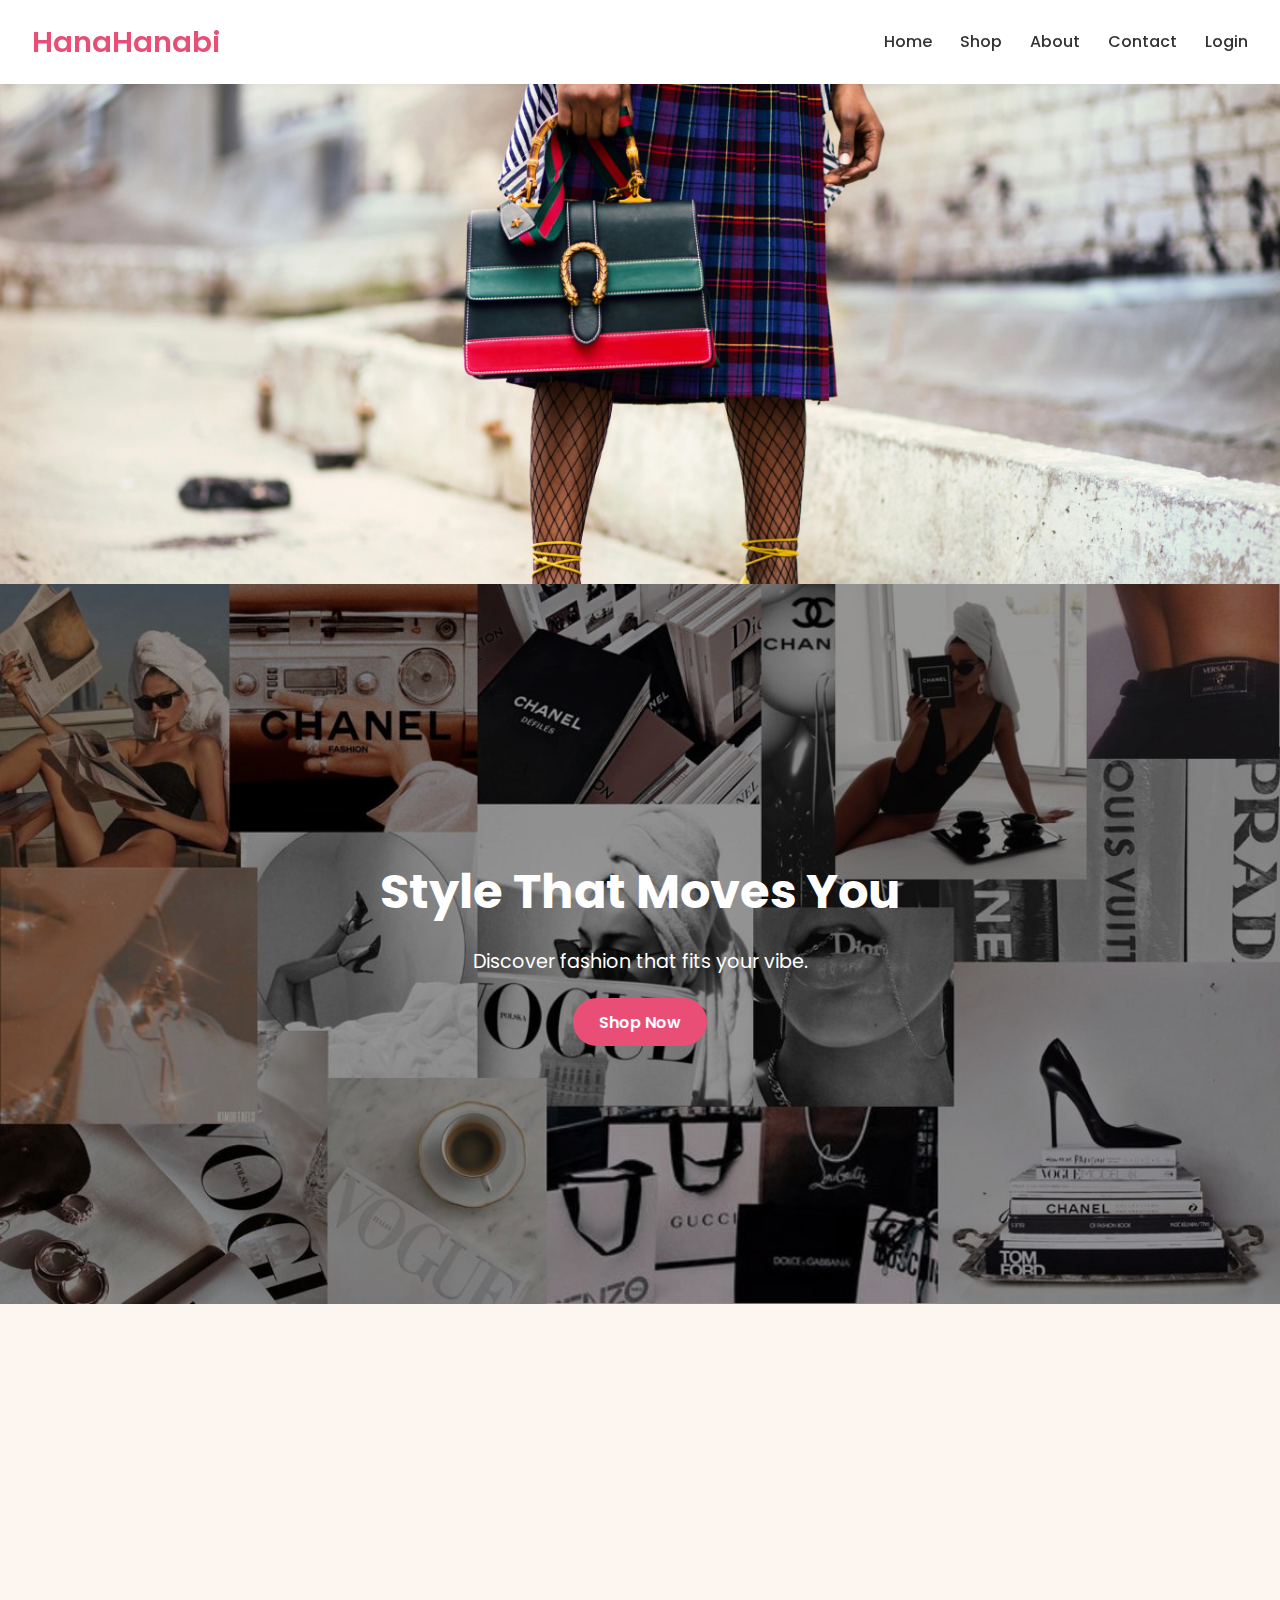
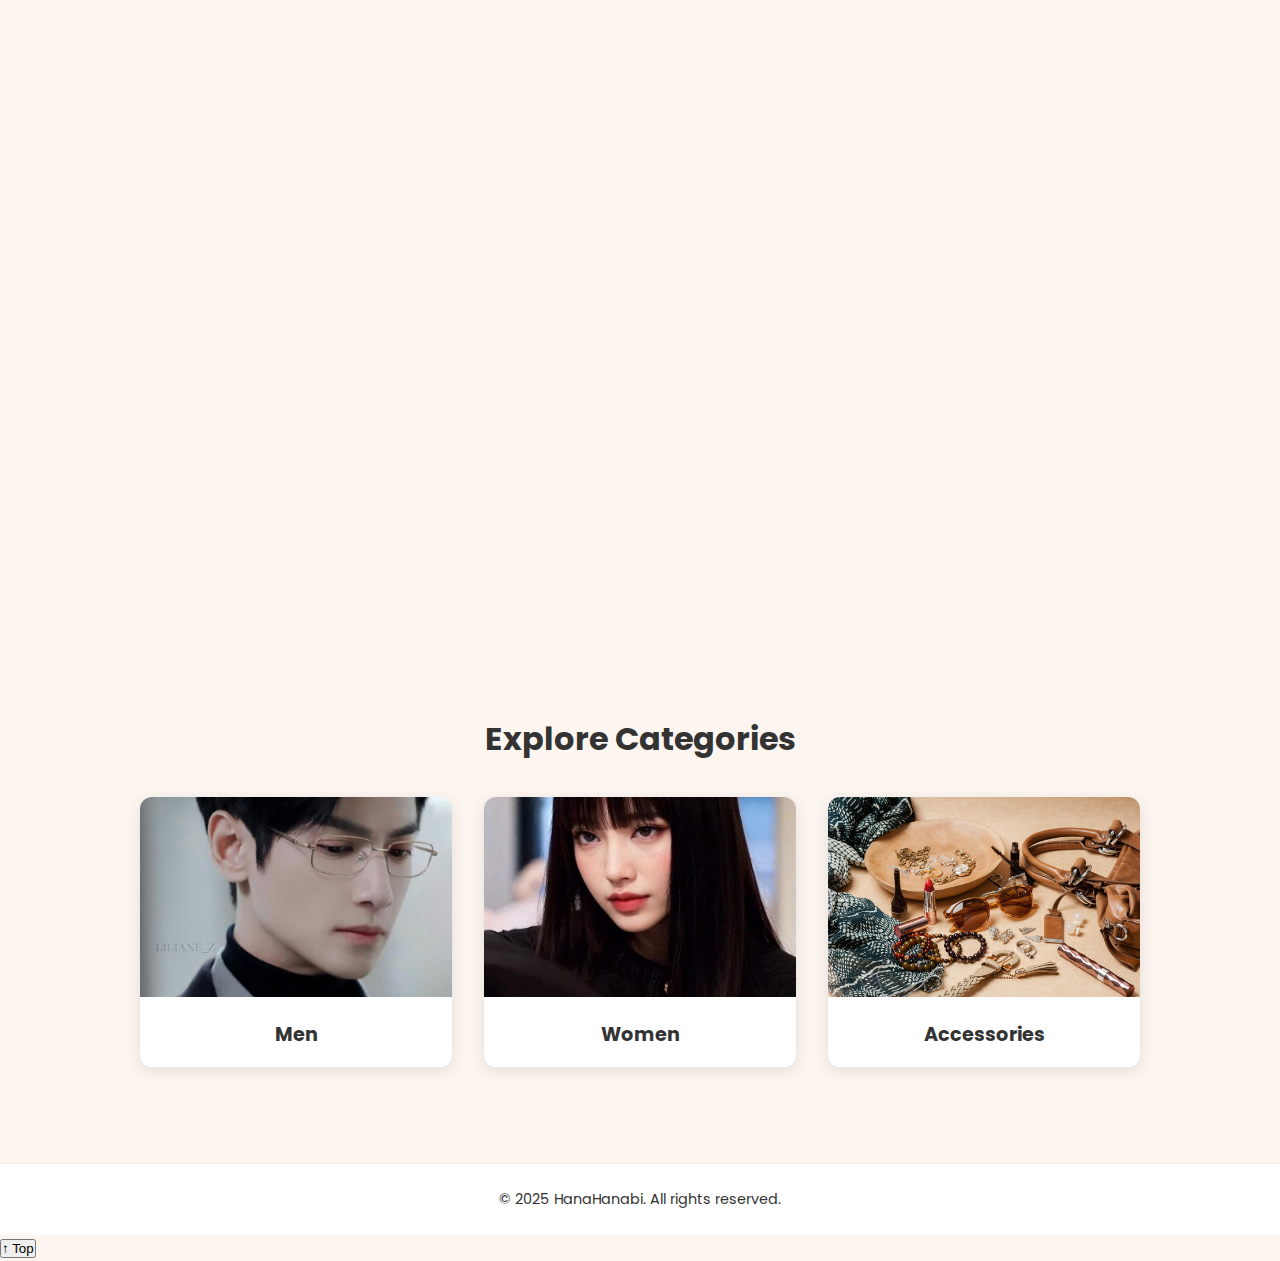
<file: Home/index.html>
<!DOCTYPE html>
<html lang="en">
<head>
  <meta charset="UTF-8" />
  <meta name="viewport" content="width=device-width, initial-scale=1.0" />
  <link rel="icon" type="image/png" href="/Home/images/favicon.png">
  <title>HanaHanabi | Home</title>
  <link rel="stylesheet" href="css/style.css" />
  <link href="https://fonts.googleapis.com/css2?family=Poppins:wght@400;600&display=swap" rel="stylesheet">
  <script src="https://code.jquery.com/jquery-3.6.0.min.js"></script>


</head>
<body>

  <script src="script.js"></script>
  <!-- Navigation Bar -->
  <header class="navbar">
    <div class="logo">HanaHanabi</div>
    <nav class="nav-links">
      <a href="index.html">Home</a>
      <a href="/Products/products.html">Shop</a>
      <a href="/About/about.html">About</a>
      <a href="/Contact/contact.html">Contact</a>
      <a href="/Login/login.html">Login</a>
    </nav>
  </header>

  <!-- Banner Carousel -->

  <div class="banner-carousel">
    <img src="images/banner1.jpg" alt="Banner 1">
    <img src="images/banner2.jpg" alt="Banner 2">
    <img src="images/banner3.jpg" alt="Banner 3">
</div>


  <!-- Hero Section -->
  <section class="hero">
    <div class="hero-text">
      <h1>Style That Moves You</h1>
      <p>Discover fashion that fits your vibe.</p>
      <a href="/Products/products.html" class="btn">Shop Now</a>
    </div>
  </section>

  <!-- Welcome / Intro -->
<section class="welcome animate-on-scroll">
  <div class="welcome-inner">
    <h2>Welcome to HanaHanabi</h2>
    <p>Curated fashion with timeless style — discover seasonal picks that speak to you.</p>
    <a href="shop.html" class="btn">Explore the Collection</a>
  </div>
</section>

<section class="date-time-widget animate-on-scroll">
  <div class="date-time-inner">
    <h3>Current Date & Time</h3>
    <p id="date-time-display">Loading...</p>
  </div>
</section>


<!-- Featured Products -->
<section class="featured-products animate-on-scroll">
  <h2>Featured Products</h2>
  <div class="product-grid">

    <!-- Product 1 -->
    <div class="product-card">
      <img src="images/product1.jpg" alt="Linen Shirt">
      <div class="product-info">
        <h3>Linen Shirt</h3>
        <p class="price">£34.00</p>
        <button class="add-to-cart" data-id="p1" data-name="Linen Shirt" data-price="34">Add to cart</button>
      </div>
    </div>

    <!-- Product 2 -->
    <div class="product-card">
      <img src="images/product2.jpg" alt="Flow Dress">
      <div class="product-info">
        <h3>Flow Dress</h3>
        <p class="price">£48.00</p>
        <button class="add-to-cart" data-id="p2" data-name="Flow Dress" data-price="48">Add to cart</button>
      </div>
    </div>

    <!-- Product 3 -->
    <div class="product-card">
      <img src="images/product3.jpg" alt="Denim Jacket">
      <div class="product-info">
        <h3>Denim Jacket</h3>
        <p class="price">£62.00</p>
        <button class="add-to-cart" data-id="p3" data-name="Denim Jacket" data-price="62">Add to cart</button>
      </div>
    </div>

    <!-- Product 4 -->
    <div class="product-card">
      <img src="images/product4.jpg" alt="Satin Scarf">
      <div class="product-info">
        <h3>Satin Scarf</h3>
        <p class="price">£18.00</p>
        <button class="add-to-cart" data-id="p4" data-name="Satin Scarf" data-price="18">Add to cart</button>
      </div>
    </div>

  </div>
</section>


  <!-- Featured Categories -->
  <section class="categories">
    <h2>Explore Categories</h2>
    <div class="category-grid">
      <div class="category-card">
        <img src="images/men.jpg" alt="Men's Wear" />
        <h3>Men</h3>
      </div>
      <div class="category-card">
        <img src="images/women.jpg" alt="Women's Wear" />
        <h3>Women</h3>
      </div>
      <div class="category-card">
        <img src="images/accessories.jpg" alt="Accessories" />
        <h3>Accessories</h3>
      </div>
    </div>
  </section>

  <!-- Footer -->
  <footer class="footer">
    <p>&copy; 2025 HanaHanabi. All rights reserved.</p>
  </footer>
  
  <button id="goTopBtn" title="Go to top">↑ Top</button>
<script>
  let goTopBtn = document.getElementById("goTopBtn");

  window.addEventListener("scroll", function() {
    if (document.documentElement.scrollTop > 100) {
      goTopBtn.style.display = "block";
      goTopBtn.style.opacity = "1";
    } else {
      goTopBtn.style.opacity = "0";
      setTimeout(() => { goTopBtn.style.display = "none"; }, 300);
    }
  });

  goTopBtn.addEventListener("click", function() {
    window.scrollTo({ top: 0, behavior: "smooth" });
  });
</script>


</body>
</html>
</file>
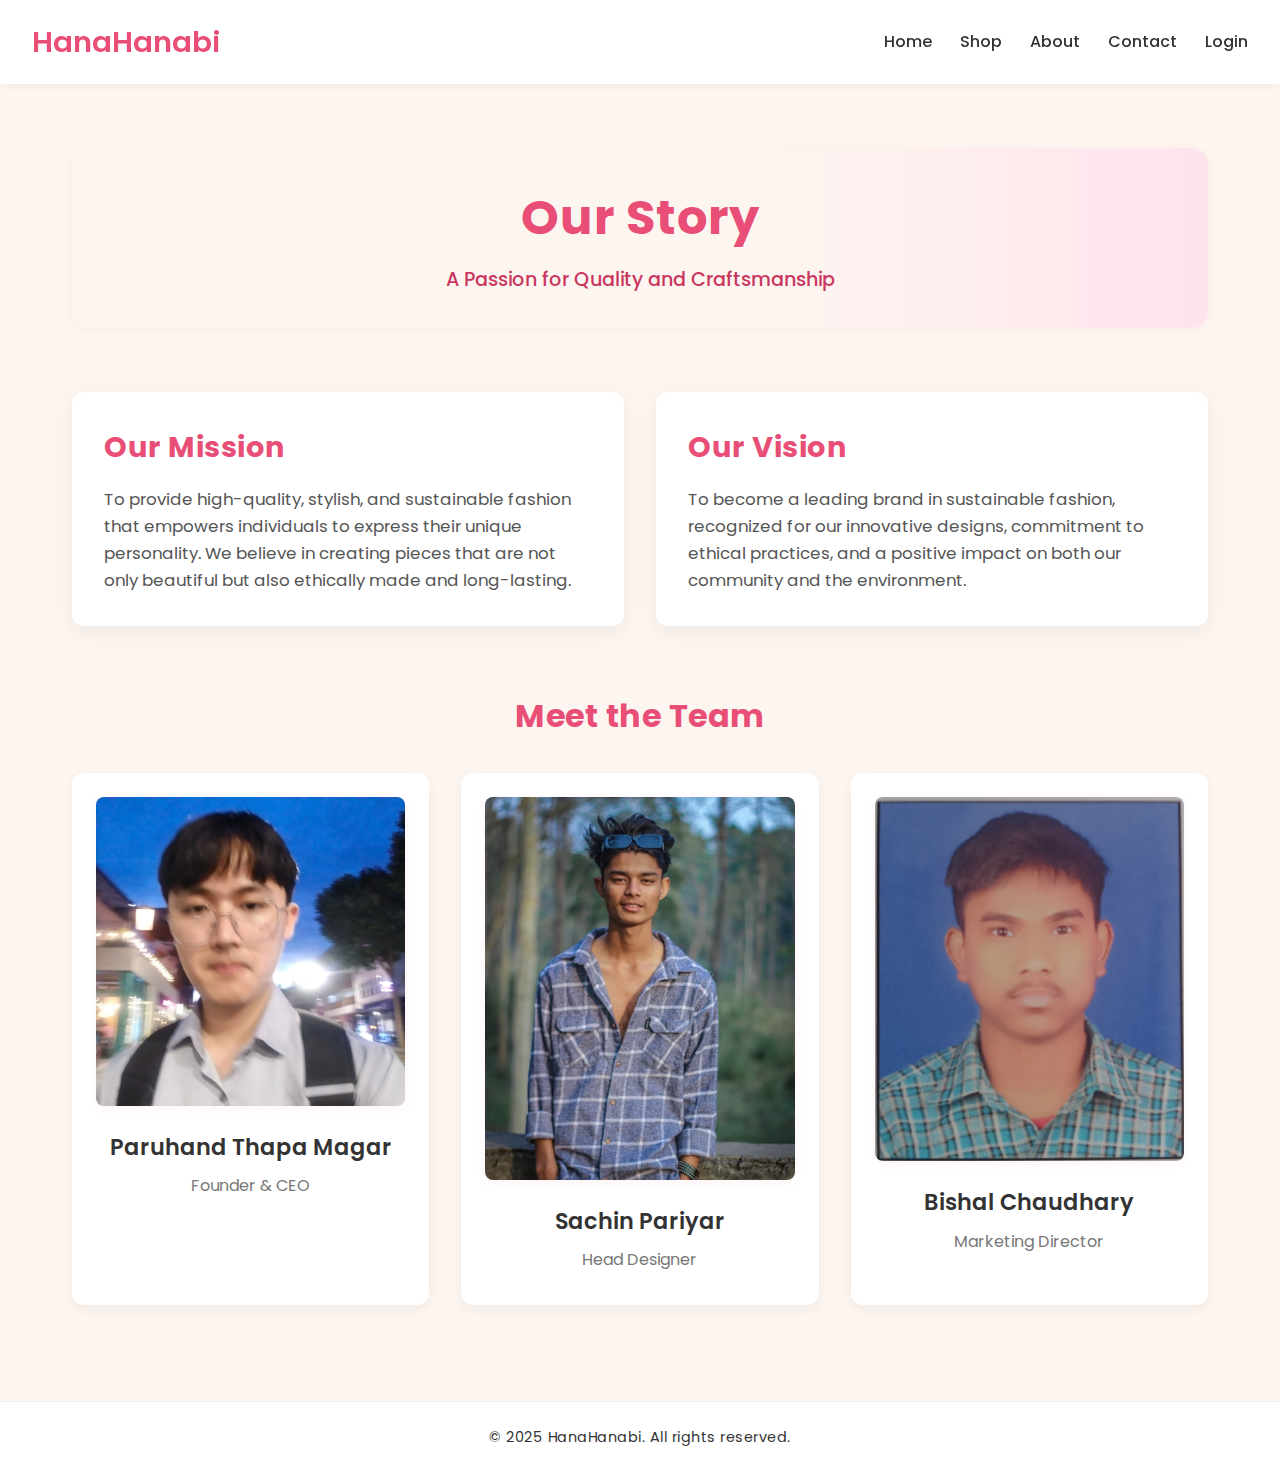
<file: about.html>
<!DOCTYPE html>
<html lang="en">

<head>
    <meta charset="UTF-8" />
    <meta name="viewport" content="width=device-width, initial-scale=1.0" />
    <meta name="description" content="Learn about HanaHanabi, our mission, vision, and the team behind our sustainable fashion brand." />
    <title>HanaHanabi | About</title>
    <link rel="stylesheet" href="about.css" />
    <link href="https://fonts.googleapis.com/css2?family=Poppins:wght@400;600&display=swap" rel="stylesheet">
    <script src="about.js" defer></script>
</head>

<body>
    <!-- Navigation Bar -->
    <header class="navbar" role="navigation" aria-label="Main Navigation">
        <div class="logo" aria-label="HanaHanabi Logo">HanaHanabi</div>
        <nav class="nav-links">
            <a href="index.html">Home</a>
            <a href="shop.html">Shop</a>
            <a href="about.html" aria-current="page">About</a>
            <a href="contact.html">Contact</a>
            <a href="login.html">Login</a>
        </nav>
    </header>

    <!-- About Section -->
    <main class="about-container">
        <section class="about-hero" aria-labelledby="our-story">
            <h1 id="our-story" class="animate-on-scroll" tabindex="0">Our Story</h1>
            <p class="animate-on-scroll">A Passion for Quality and Craftsmanship</p>
        </section>

        <section class="about-content">
            <div class="mission-vision animate-on-scroll">
                <h2 tabindex="0">Our Mission</h2>
                <p>To provide high-quality, stylish, and sustainable fashion that empowers individuals to express their
                    unique personality. We believe in creating pieces that are not only beautiful but also ethically
                    made and long-lasting.</p>
            </div>
            <div class="mission-vision animate-on-scroll">
                <h2 tabindex="0">Our Vision</h2>
                <p>To become a leading brand in sustainable fashion, recognized for our innovative designs, commitment
                    to ethical practices, and a positive impact on both our community and the environment.</p>
            </div>
        </section>

        <section class="team-section" aria-labelledby="meet-the-team">
            <h2 id="meet-the-team" class="animate-on-scroll" tabindex="0">Meet the Team</h2>
            <div class="team-grid">
                <div class="team-member animate-on-scroll">
                    <img src="Images/ImageP.jpg"
                        alt="Paruhand Thapa Magar, Founder & CEO" width="300" height="300" />
                    <h3 tabindex="0">Paruhand Thapa Magar</h3>
                    <p>Founder & CEO</p>
                </div>
                <div class="team-member animate-on-scroll">
                    <img src="Images/ImageS.jpg"
                        alt="Sachin Pariyar, Head Designer" width="300" height="300" />
                    <h3 tabindex="0">Sachin Pariyar</h3>
                    <p>Head Designer</p>
                </div>
                <div class="team-member animate-on-scroll">
                    <img src="Images/ImageB.jpg"
                        alt="Bishal Chaudhary, Marketing Director" width="300" height="300" />
                    <h3 tabindex="0">Bishal Chaudhary</h3>
                    <p>Marketing Director</p>
                </div>
            </div>
        </section>
    </main>

    <!-- Footer -->
    <footer class="footer" role="contentinfo">
        <p>&copy; 2025 HanaHanabi. All rights reserved.</p>
    </footer>

    <button id="goTopBtn" title="Go to top" aria-label="Go to top">↑ Top</button>
</body>

</html>
</file>
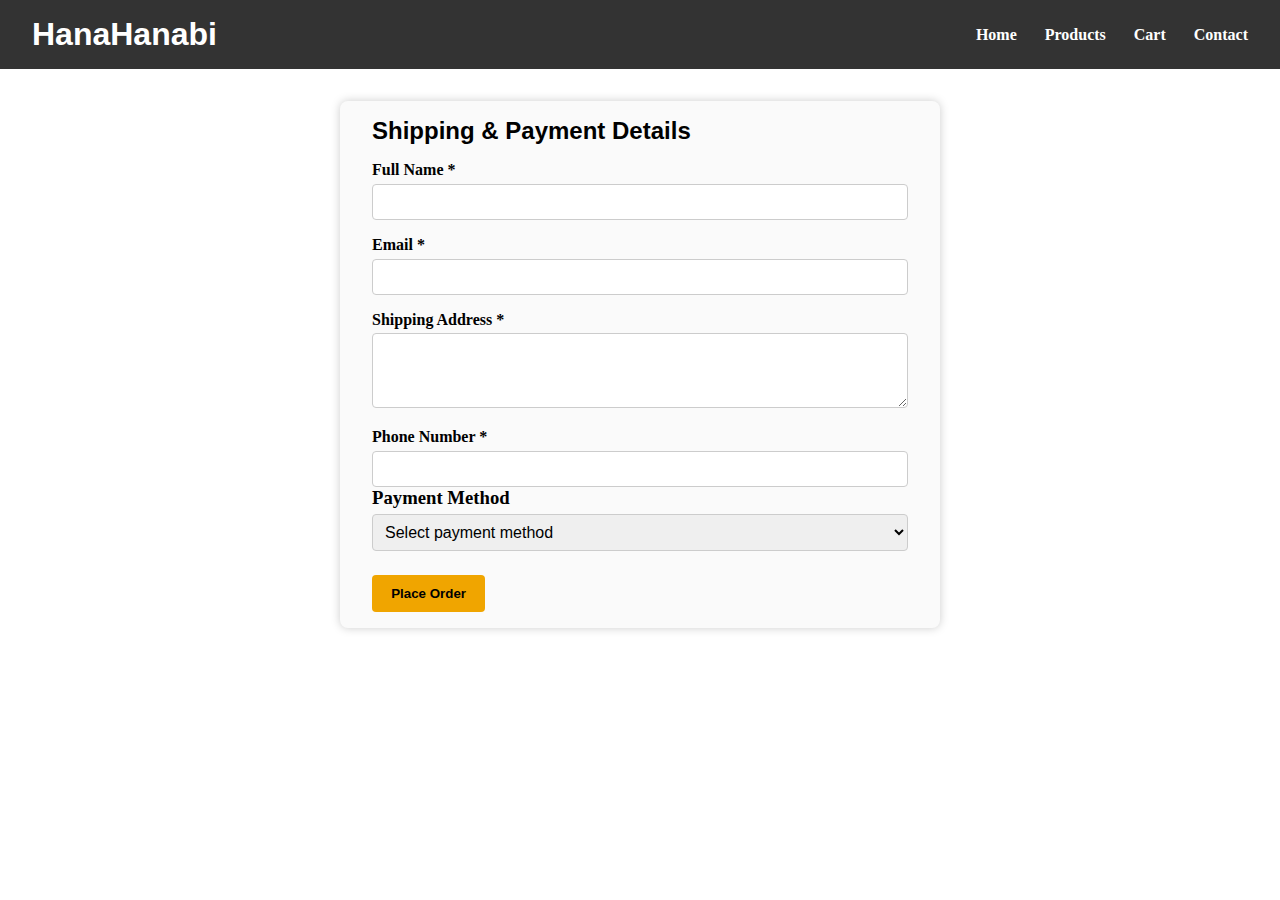
<file: checkout.html>
<!DOCTYPE html>
<html lang="en">
<head>
  <meta charset="UTF-8" />
  <meta name="viewport" content="width=device-width, initial-scale=1" />
  <title>HanaHanabi Checkout</title>
  <link rel="stylesheet" href="checkout.css" />
  <link rel="icon" type="image/png" href="/Home/images/favicon.png">
</head>
<body>

<header>
  <h1>HanaHanabi</h1>
  <nav aria-label="Main Navigation">
    <a href="/Home/index.html">Home</a>
    <a href="/Products/products.html">Products</a>
    <a href="/Cart/cart.html">Cart</a>
    <a href="contact.html">Contact</a>
  </nav>
</header>

<main>
  <section class="checkout-form">
    <h2>Shipping & Payment Details</h2>
    <form id="checkoutForm" novalidate aria-label="Checkout Form">
      <label for="fullname">Full Name *</label>
      <input type="text" id="fullname" name="fullname" required autocomplete="name" />

      <label for="email">Email *</label>
      <input type="email" id="email" name="email" required autocomplete="email" />

      <label for="address">Shipping Address *</label>
      <textarea id="address" name="address" rows="3" required autocomplete="street-address"></textarea>

      <label for="phone">Phone Number *</label>
      <input type="tel" id="phone" name="phone" required pattern="[0-9]{10,15}" autocomplete="tel" />

      <h3>Payment Method</h3>
      <select id="payment" name="payment" required>
        <option value="" disabled selected>Select payment method</option>
        <option value="credit-card">Credit Card</option>
        <option value="paypal">PayPal</option>
        <option value="cod">Cash on Delivery</option>
      </select>

      <button type="submit">Place Order</button>
    </form>
  </section>
</main>

<script>
  const form = document.getElementById('checkoutForm');

  form.addEventListener('submit', (e) => {
    e.preventDefault();

    if (!form.checkValidity()) {
      alert('Please fill out all required fields correctly.');
      return;
    }

    // For demo: just show success message
    alert('Thank you for your order! We will process it shortly.');
    form.reset();
  });
</script>

</body>
</html>
</file>
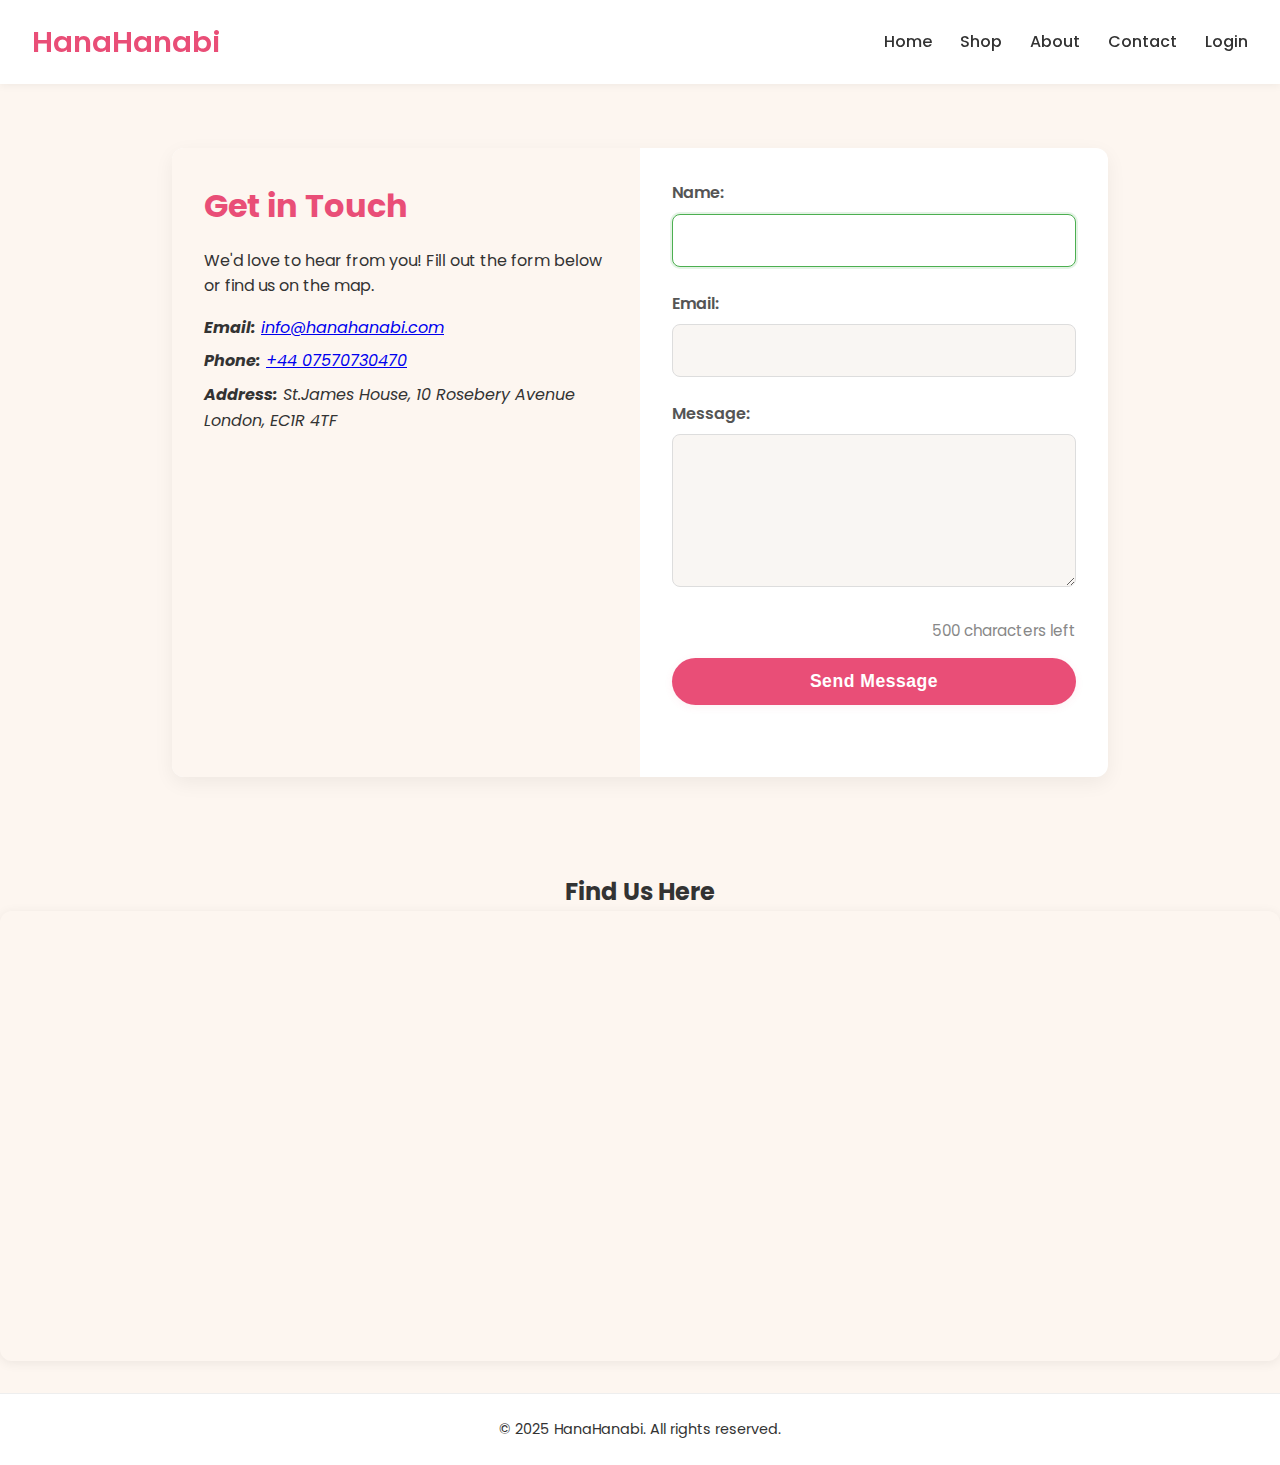
<file: contact.html>
<!DOCTYPE html>
<html lang="en">

<head>
    <meta charset="UTF-8" />
    <meta name="viewport" content="width=device-width, initial-scale=1.0" />
    <meta name="description" content="Contact HanaHanabi for inquiries, support, or feedback. Find our address, phone, and email here." />
    <title>HanaHanabi | Contact</title>
    <link rel="stylesheet" href="contact.css" />
    <link href="https://fonts.googleapis.com/css2?family=Poppins:wght@400;600&display=swap" rel="stylesheet">
    <script src="contact.js" defer></script>
</head>

<body>
    <!-- Navigation Bar -->
    <header class="navbar" role="navigation" aria-label="Main Navigation">
        <div class="logo" aria-label="HanaHanabi Logo">HanaHanabi</div>
        <nav class="nav-links">
            <a href="index.html">Home</a>
            <a href="shop.html">Shop</a>
            <a href="about.html">About</a>
            <a href="contact.html" aria-current="page">Contact</a>
            <a href="login.html">Login</a>
        </nav>
    </header>

    <!-- Contact Section -->
    <main>
        <section class="contact-section" aria-labelledby="contact-heading">
            <div class="contact-card">
                <div class="contact-info">
                    <h2 id="contact-heading">Get in Touch</h2>
                    <p>We'd love to hear from you! Fill out the form below or find us on the map.</p>
                    <address class="contact-details">
                        <p><strong>Email:</strong> <a href="mailto:info@hanahanabi.com">info@hanahanabi.com</a></p>
                        <p><strong>Phone:</strong> <a href="tel:+4407570730470">+44 07570730470</a></p>
                        <p><strong>Address:</strong> St.James House, 10 Rosebery Avenue London, EC1R 4TF </p>
                    </address>
                </div>
                <form id="contact-form" class="contact-form" aria-label="Contact form">
                    <label for="name">Name:</label>
                    <input type="text" id="name" name="name" required aria-required="true" autofocus>

                    <label for="email">Email:</label>
                    <input type="email" id="email" name="email" required aria-required="true">

                    <label for="message">Message:</label>
                    <textarea id="message" name="message" rows="5" maxlength="500" required aria-required="true"></textarea>
                    <div id="char-count" style="font-size:0.95em; color:#888; margin-bottom:1em;">500 characters left</div>

                    <button type="submit" class="btn">
                        <span id="spinner" style="display:none; margin-right:8px;">
                            <svg width="18" height="18" viewBox="0 0 50 50">
                                <circle cx="25" cy="25" r="20" fill="none" stroke="#e94e77" stroke-width="5" stroke-linecap="round" stroke-dasharray="31.4 31.4" transform="rotate(-90 25 25)">
                                    <animateTransform attributeName="transform" type="rotate" from="0 25 25" to="360 25 25" dur="1s" repeatCount="indefinite"/>
                                </circle>
                            </svg>
                        </span>
                        Send Message
                    </button>
                    <div id="form-status" class="form-status" role="status" aria-live="polite"></div>
                </form>
            </div>
        </section>

        <!-- Confirmation Modal -->
        <div id="confirmation-modal" style="display:none; position:fixed; top:0; left:0; width:100vw; height:100vh; background:rgba(0,0,0,0.4); z-index:999; align-items:center; justify-content:center;">
            <div style="background:#fff; padding:2rem 2.5rem; border-radius:12px; box-shadow:0 4px 24px rgba(0,0,0,0.12); text-align:center;">
                <h3 style="color:#4CAF50; margin-bottom:1rem;">Message Sent!</h3>
                <p>Thank you for contacting us. We will get back to you soon.</p>
                <button id="close-modal" class="btn" style="margin-top:1.5rem;">Close</button>
            </div>
        </div>

        <!-- Google Maps Iframe -->
        <section class="map-section" aria-label="Our Location">
            <h2 style="text-align:center;">Find Us Here</h2>
            <iframe
                src="https://www.google.com/maps/embed?pb=!1m18!1m12!1m3!1d3151.835434509172!2d144.9537363155701!3d-37.81720974201202!2m3!1f0!2f0!3f0!3m2!1i1024!2i768!4f13.1!3m3!1m2!1s0x6ad642af0f11fd81%3A0xf577f5f2d6c1f101!2sFederation%20Square!5e0!3m2!1sen!2sau!4v1614995964950!5m2!1sen!2sau"
                width="100%" height="450" style="border:0;" allowfullscreen="" loading="lazy" title="Google Map"></iframe>
        </section>
    </main>

    <!-- Footer -->
    <footer class="footer" role="contentinfo">
        <p>&copy; 2025 HanaHanabi. All rights reserved.</p>
    </footer>
</body>

</html>
</file>
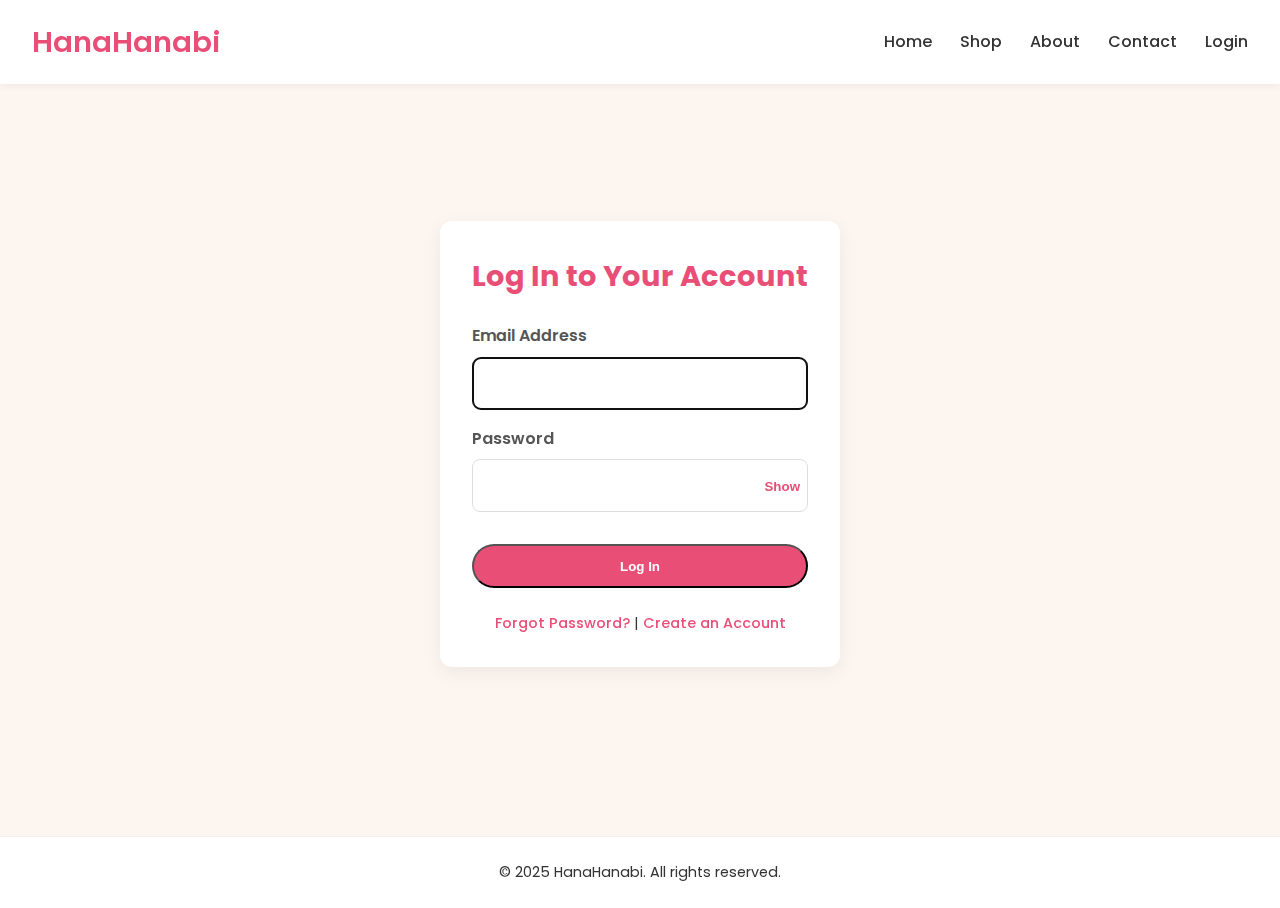
<file: login.html>
<!DOCTYPE html>
<html lang="en">

<head>
    <meta charset="UTF-8" />
    <meta name="viewport" content="width=device-width, initial-scale=1.0" />
    <meta name="description" content="Log in to your HanaHanabi account to access exclusive features and shop securely." />
    <title>HanaHanabi | Login</title>
    <link rel="stylesheet" href="login.css" />
    <link href="https://fonts.googleapis.com/css2?family=Poppins:wght@400;600&display=swap" rel="stylesheet">
    <script src="login.js" defer></script>
</head>

<body>
    <!-- Navigation Bar -->
    <header class="navbar" role="navigation" aria-label="Main Navigation">
        <div class="logo" aria-label="HanaHanabi Logo">HanaHanabi</div>
        <nav class="nav-links">
            <a href="index.html">Home</a>
            <a href="shop.html">Shop</a>
            <a href="about.html">About</a>
            <a href="contact.html">Contact</a>
            <a href="login.html" aria-current="page">Login</a>
        </nav>
    </header>

    <!-- Login Section -->
    <main class="login-container">
        <div class="login-card">
            <h2>Log In to Your Account</h2>
            <form id="login-form" aria-label="Login form">
                <div class="form-group">
                    <label for="email">Email Address</label>
                    <input type="email" id="email" name="email" required autocomplete="username" autofocus aria-required="true">
                </div>
                <div class="form-group">
                    <label for="password">Password</label>
                    <div style="position:relative;">
                        <input type="password" id="password" name="password" required autocomplete="current-password" aria-required="true" style="padding-right:70px;">
                        <button type="button" id="togglePassword" aria-label="Show password" style="position:absolute; right:8px; top:50%; transform:translateY(-50%); background:none; border:none; color:#e94e77; font-weight:600; cursor:pointer;">Show</button>
                    </div>
                </div>
                <button type="submit" class="btn">Log In</button>
            </form>
            <div id="login-status" class="login-status" role="status" aria-live="polite"></div>
            <div class="login-links">
                <a href="#">Forgot Password?</a>
                <span>|</span>
                <a href="#">Create an Account</a>
            </div>
        </div>
    </main>

    <!-- Footer -->
    <footer class="footer" role="contentinfo">
        <p>&copy; 2025 HanaHanabi. All rights reserved.</p>
    </footer>
</body>

</html>
</file>
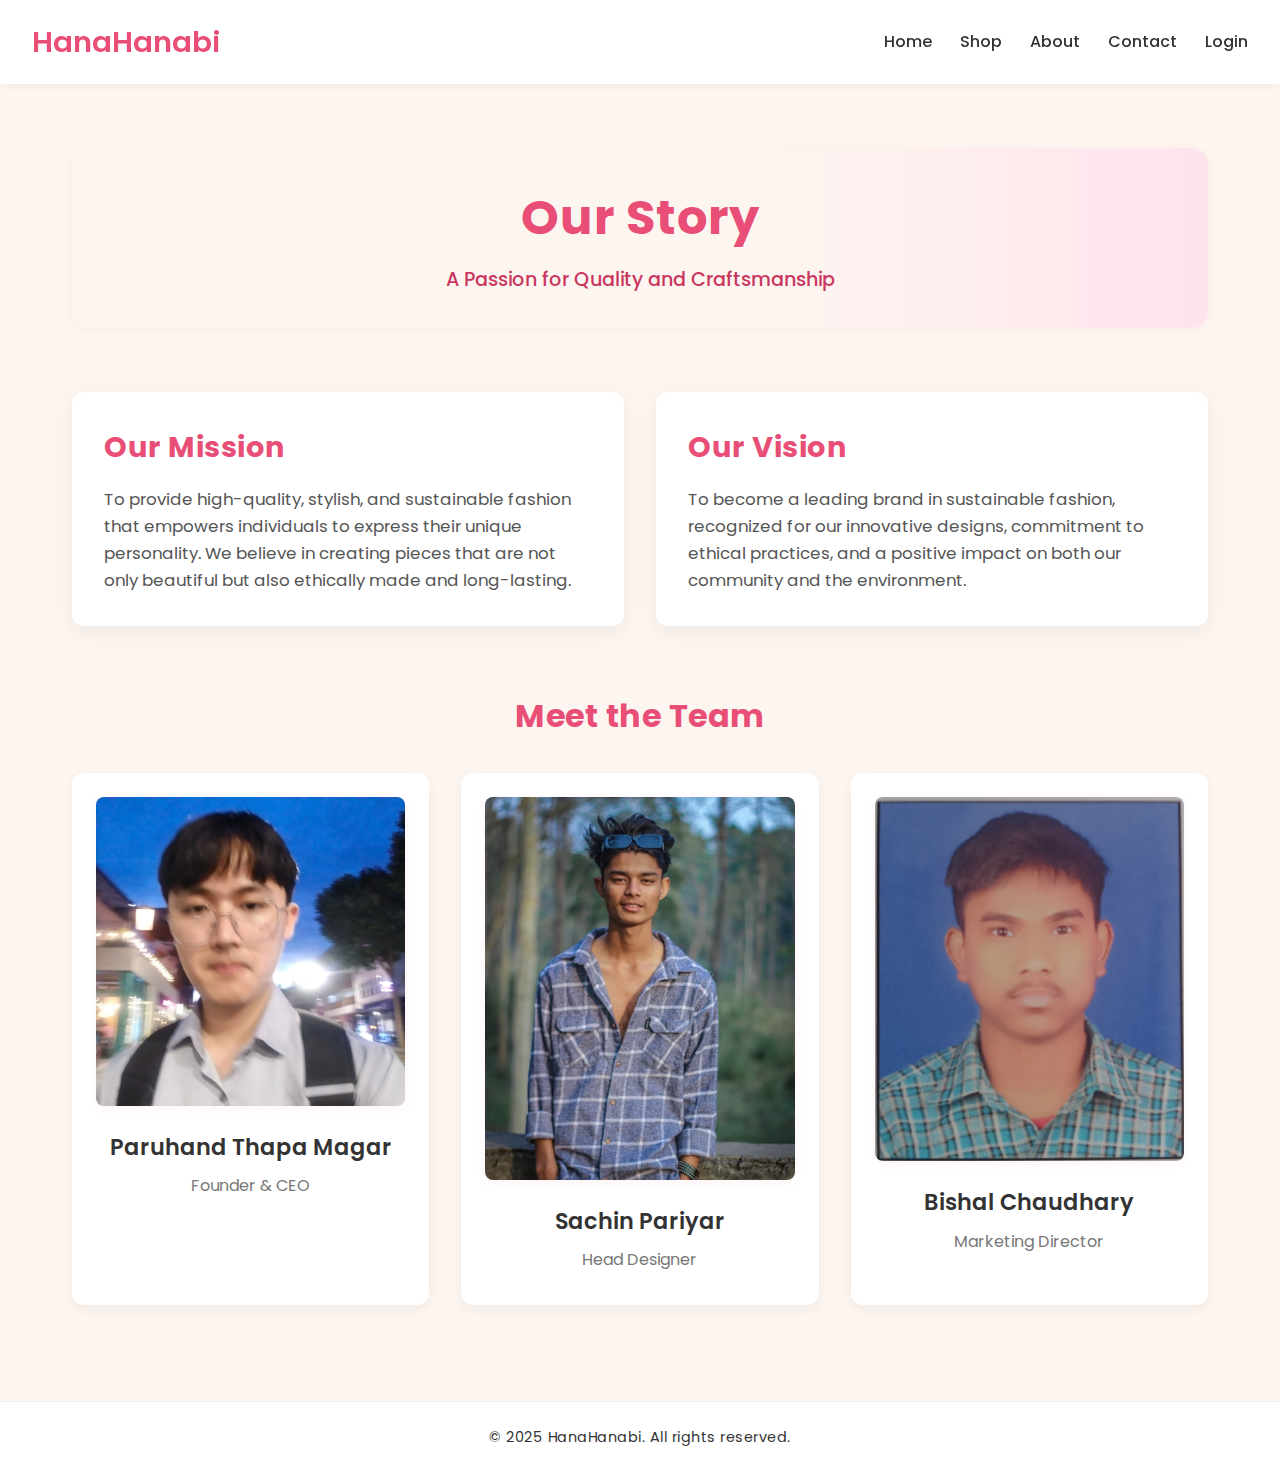
<file: About/about.html>
<!DOCTYPE html>
<html lang="en">

<head>
    <meta charset="UTF-8" />
    <meta name="viewport" content="width=device-width, initial-scale=1.0" />
    <meta name="description" content="Learn about HanaHanabi, our mission, vision, and the team behind our sustainable fashion brand." />
    <title>HanaHanabi | About</title>
    <link rel="stylesheet" href="about.css" />
    <link href="https://fonts.googleapis.com/css2?family=Poppins:wght@400;600&display=swap" rel="stylesheet">
    <script src="about.js" defer></script>
    <link rel="icon" type="image/png" href="/Home/images/favicon.png">
</head>

<body>
    <!-- Navigation Bar -->
    <header class="navbar" role="navigation" aria-label="Main Navigation">
        <div class="logo" aria-label="HanaHanabi Logo">HanaHanabi</div>
        <nav class="nav-links">
            <a href="/Home/index.html">Home</a>
            <a href="/Products/products.html">Shop</a>
            <a href="/About/about.html" aria-current="page">About</a>
            <a href="/Contact/contact.html">Contact</a>
            <a href="/Login/login.html">Login</a>
        </nav>
    </header>

    <!-- About Section -->
    <main class="about-container">
        <section class="about-hero" aria-labelledby="our-story">
            <h1 id="our-story" class="animate-on-scroll" tabindex="0">Our Story</h1>
            <p class="animate-on-scroll">A Passion for Quality and Craftsmanship</p>
        </section>

        <section class="about-content">
            <div class="mission-vision animate-on-scroll">
                <h2 tabindex="0">Our Mission</h2>
                <p>To provide high-quality, stylish, and sustainable fashion that empowers individuals to express their
                    unique personality. We believe in creating pieces that are not only beautiful but also ethically
                    made and long-lasting.</p>
            </div>
            <div class="mission-vision animate-on-scroll">
                <h2 tabindex="0">Our Vision</h2>
                <p>To become a leading brand in sustainable fashion, recognized for our innovative designs, commitment
                    to ethical practices, and a positive impact on both our community and the environment.</p>
            </div>
        </section>

        <section class="team-section" aria-labelledby="meet-the-team">
            <h2 id="meet-the-team" class="animate-on-scroll" tabindex="0">Meet the Team</h2>
            <div class="team-grid">
                <div class="team-member animate-on-scroll">
                    <img src="Images/ImageP.jpg"
                        alt="Paruhand Thapa Magar, Founder & CEO" width="300" height="300" />
                    <h3 tabindex="0">Paruhand Thapa Magar</h3>
                    <p>Founder & CEO</p>
                </div>
                <div class="team-member animate-on-scroll">
                    <img src="Images/ImageS.jpg"
                        alt="Sachin Pariyar, Head Designer" width="300" height="300" />
                    <h3 tabindex="0">Sachin Pariyar</h3>
                    <p>Head Designer</p>
                </div>
                <div class="team-member animate-on-scroll">
                    <img src="Images/ImageB.jpg"
                        alt="Bishal Chaudhary, Marketing Director" width="300" height="300" />
                    <h3 tabindex="0">Bishal Chaudhary</h3>
                    <p>Marketing Director</p>
                </div>
            </div>
        </section>
    </main>

    <!-- Footer -->
    <footer class="footer" role="contentinfo">
        <p>&copy; 2025 HanaHanabi. All rights reserved.</p>
    </footer>

    <button id="goTopBtn" title="Go to top" aria-label="Go to top">↑ Top</button>
</body>

</html>
</file>
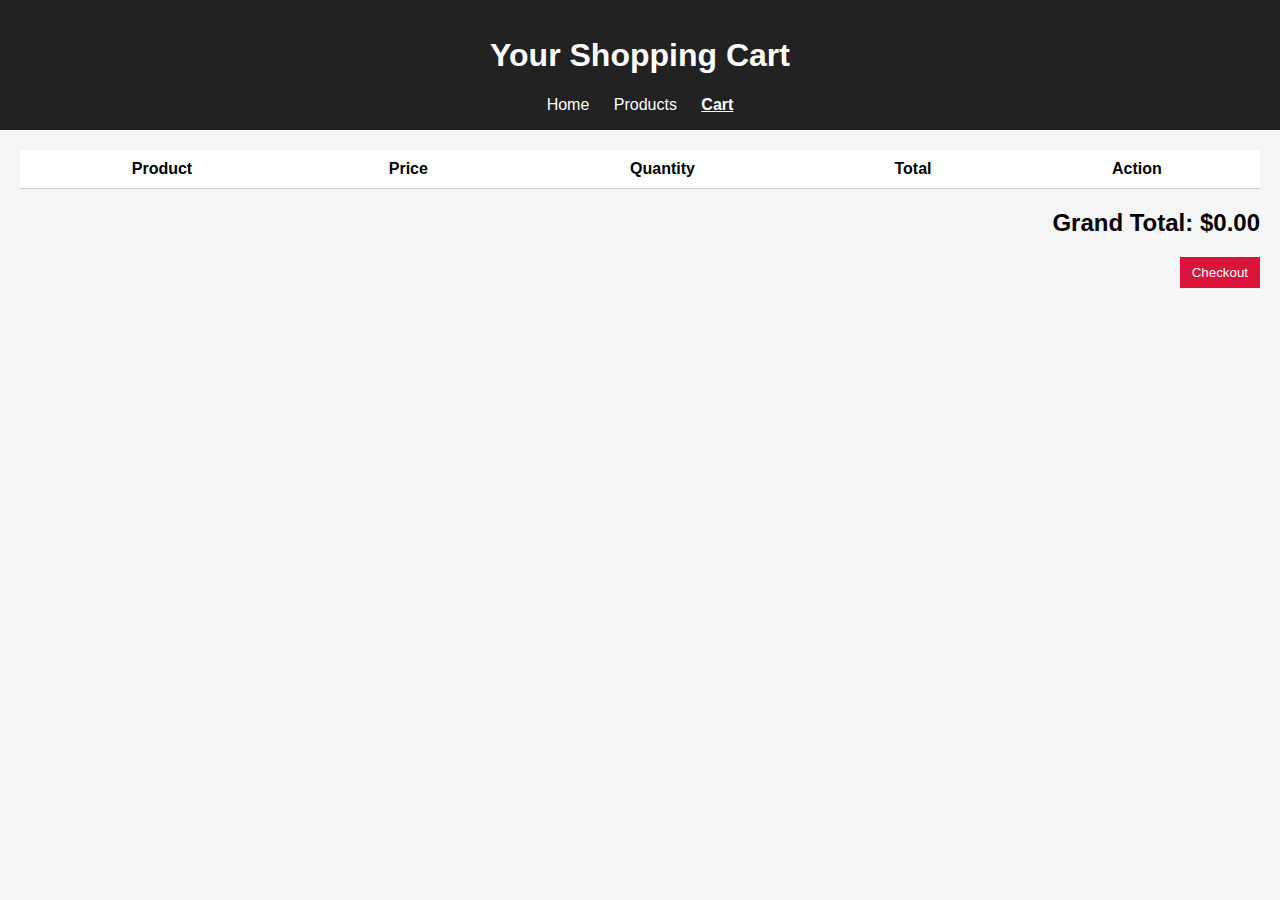
<file: Cart/cart.html>
<!DOCTYPE html>
<html lang="en">
<head>
    <meta charset="UTF-8">
    <meta name="viewport" content="width=device-width, initial-scale=1.0">
    <title>HanaHanabi - Cart</title>
    <link rel="stylesheet" href="cart.css">
   
</head>
<body>
    <header>
        <h1>Your Shopping Cart</h1>
        <nav>
            <a href="/Home/index.html">Home</a>
            <a href="/Products/products.html">Products</a>
            <a href="/Cart/cart.html" class="active">Cart</a>
        </nav>
    </header>

    <main>
        <table id="cart-table">
            <thead>
                <tr>
                    <th>Product</th>
                    <th>Price</th>
                    <th>Quantity</th>
                    <th>Total</th>
                    <th>Action</th>
                </tr>
            </thead>
            <tbody>
                <!-- Cart items will be injected here -->
            </tbody>
        </table>

        <div class="cart-summary">
            <h2>Grand Total: $<span id="grand-total">0</span></h2>
            <button id="checkout-btn">Checkout</button>
        </div>
    </main>

 <script src="cart.js"></script>
</body>
</html>
</file>
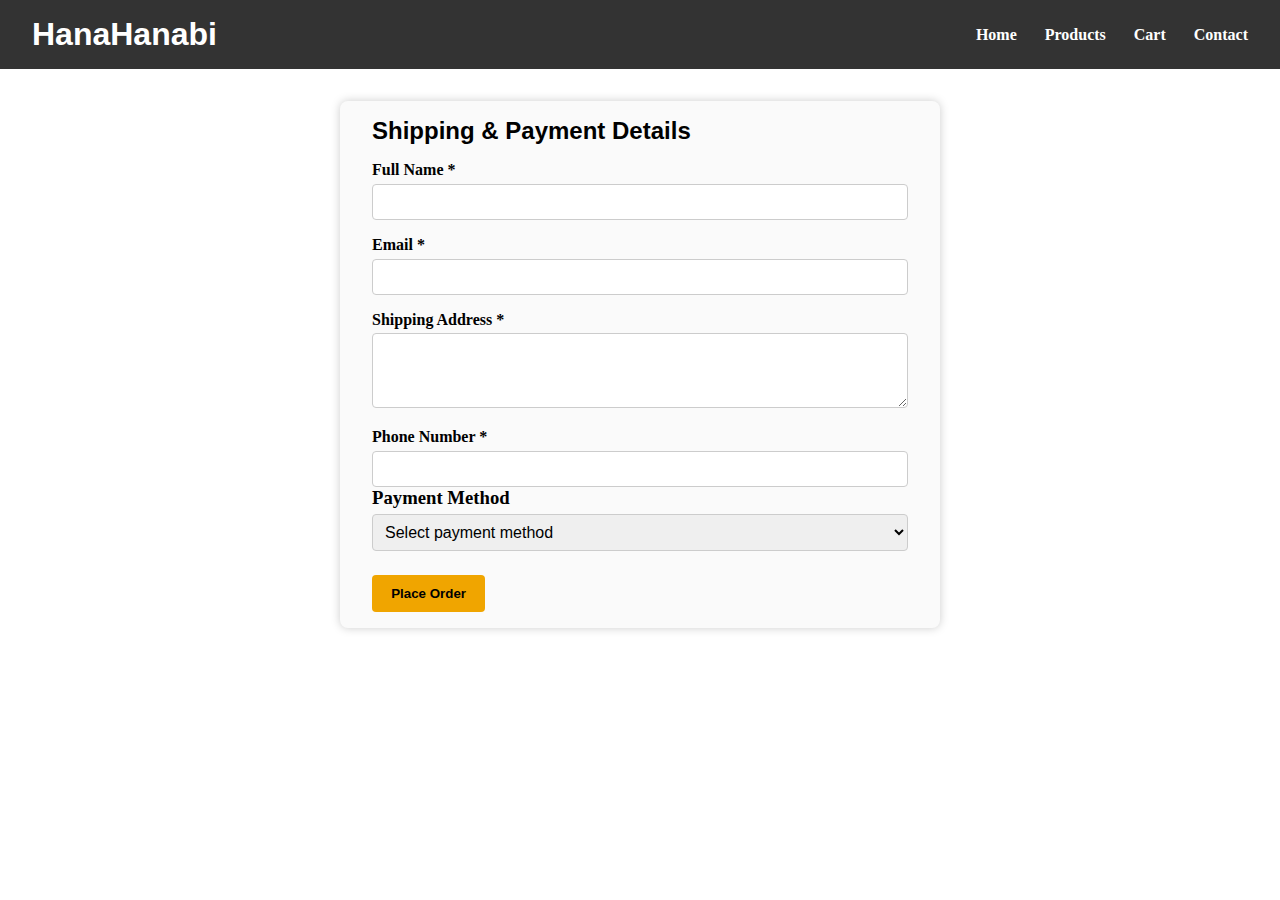
<file: Checkout/checkout.html>
<!DOCTYPE html>
<html lang="en">
<head>
  <meta charset="UTF-8" />
  <meta name="viewport" content="width=device-width, initial-scale=1" />
  <title>HanaHanabi Checkout</title>
  <link rel="stylesheet" href="checkout.css" />
  <link rel="icon" type="image/png" href="/Home/images/favicon.png">
</head>
<body>

<header>
  <h1>HanaHanabi</h1>
  <nav aria-label="Main Navigation">
    <a href="/Home/index.html">Home</a>
    <a href="/Products/products.html">Products</a>
    <a href="/Cart/cart.html">Cart</a>
    <a href="/Contact/contact.html">Contact</a>
  </nav>
</header>

<main>
  <section class="checkout-form">
    <h2>Shipping & Payment Details</h2>
    <form id="checkoutForm" novalidate aria-label="Checkout Form">
      <label for="fullname">Full Name *</label>
      <input type="text" id="fullname" name="fullname" required autocomplete="name" />

      <label for="email">Email *</label>
      <input type="email" id="email" name="email" required autocomplete="email" />

      <label for="address">Shipping Address *</label>
      <textarea id="address" name="address" rows="3" required autocomplete="street-address"></textarea>

      <label for="phone">Phone Number *</label>
      <input type="tel" id="phone" name="phone" required pattern="[0-9]{10,15}" autocomplete="tel" />

      <h3>Payment Method</h3>
      <select id="payment" name="payment" required>
        <option value="" disabled selected>Select payment method</option>
        <option value="credit-card">Credit Card</option>
        <option value="paypal">PayPal</option>
        <option value="cod">Cash on Delivery</option>
      </select>

      <button type="submit">Place Order</button>
    </form>
  </section>
</main>

<script>
  const form = document.getElementById('checkoutForm');

  form.addEventListener('submit', (e) => {
    e.preventDefault();

    if (!form.checkValidity()) {
      alert('Please fill out all required fields correctly.');
      return;
    }

    // For demo: just show success message
    alert('Thank you for your order! We will process it shortly.');
    form.reset();
  });
</script>

</body>
</html>
</file>
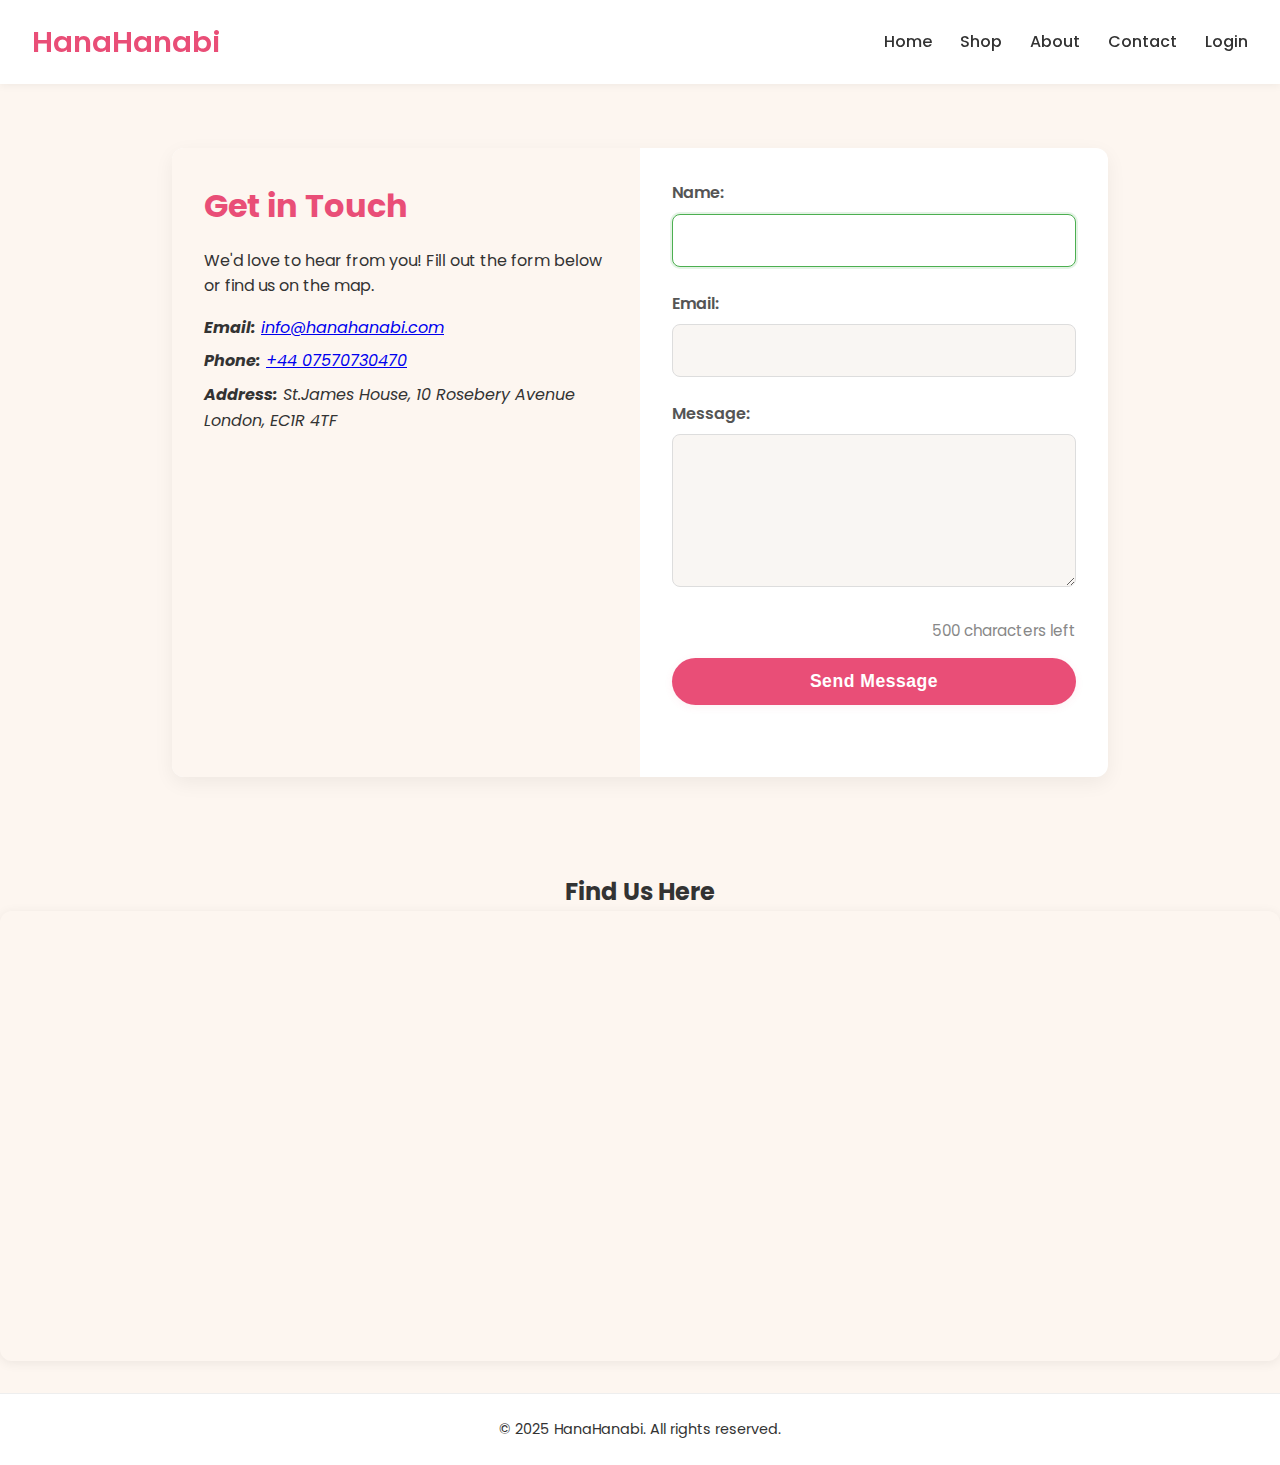
<file: Contact/contact.html>
<!DOCTYPE html>
<html lang="en">

<head>
    <meta charset="UTF-8" />
    <meta name="viewport" content="width=device-width, initial-scale=1.0" />
    <meta name="description" content="Contact HanaHanabi for inquiries, support, or feedback. Find our address, phone, and email here." />
    <title>HanaHanabi | Contact</title>
    <link rel="icon" type="image/png" href="/Home/images/favicon.png">
    <link rel="stylesheet" href="contact.css" />
    <link href="https://fonts.googleapis.com/css2?family=Poppins:wght@400;600&display=swap" rel="stylesheet">
    <script src="contact.js" defer></script>
</head>

<body>
    <!-- Navigation Bar -->
    <header class="navbar" role="navigation" aria-label="Main Navigation">
        <div class="logo" aria-label="HanaHanabi Logo">HanaHanabi</div>
        <nav class="nav-links">
            <a href="/Home/index.html">Home</a>
            <a href="/Products/products.html">Shop</a>
            <a href="/About/about.html">About</a>
            <a href="/Contact/contact.html" aria-current="page">Contact</a>
            <a href="/Login/login.html">Login</a>
        </nav>
    </header>

    <!-- Contact Section -->
    <main>
        <section class="contact-section" aria-labelledby="contact-heading">
            <div class="contact-card">
                <div class="contact-info">
                    <h2 id="contact-heading">Get in Touch</h2>
                    <p>We'd love to hear from you! Fill out the form below or find us on the map.</p>
                    <address class="contact-details">
                        <p><strong>Email:</strong> <a href="mailto:info@hanahanabi.com">info@hanahanabi.com</a></p>
                        <p><strong>Phone:</strong> <a href="tel:+4407570730470">+44 07570730470</a></p>
                        <p><strong>Address:</strong> St.James House, 10 Rosebery Avenue London, EC1R 4TF </p>
                    </address>
                </div>
                <form id="contact-form" class="contact-form" aria-label="Contact form">
                    <label for="name">Name:</label>
                    <input type="text" id="name" name="name" required aria-required="true" autofocus>

                    <label for="email">Email:</label>
                    <input type="email" id="email" name="email" required aria-required="true">

                    <label for="message">Message:</label>
                    <textarea id="message" name="message" rows="5" maxlength="500" required aria-required="true"></textarea>
                    <div id="char-count" style="font-size:0.95em; color:#888; margin-bottom:1em;">500 characters left</div>

                    <button type="submit" class="btn">
                        <span id="spinner" style="display:none; margin-right:8px;">
                            <svg width="18" height="18" viewBox="0 0 50 50">
                                <circle cx="25" cy="25" r="20" fill="none" stroke="#e94e77" stroke-width="5" stroke-linecap="round" stroke-dasharray="31.4 31.4" transform="rotate(-90 25 25)">
                                    <animateTransform attributeName="transform" type="rotate" from="0 25 25" to="360 25 25" dur="1s" repeatCount="indefinite"/>
                                </circle>
                            </svg>
                        </span>
                        Send Message
                    </button>
                    <div id="form-status" class="form-status" role="status" aria-live="polite"></div>
                </form>
            </div>
        </section>

        <!-- Confirmation Modal -->
        <div id="confirmation-modal" style="display:none; position:fixed; top:0; left:0; width:100vw; height:100vh; background:rgba(0,0,0,0.4); z-index:999; align-items:center; justify-content:center;">
            <div style="background:#fff; padding:2rem 2.5rem; border-radius:12px; box-shadow:0 4px 24px rgba(0,0,0,0.12); text-align:center;">
                <h3 style="color:#4CAF50; margin-bottom:1rem;">Message Sent!</h3>
                <p>Thank you for contacting us. We will get back to you soon.</p>
                <button id="close-modal" class="btn" style="margin-top:1.5rem;">Close</button>
            </div>
        </div>

        <!-- Google Maps Iframe -->
        <section class="map-section" aria-label="Our Location">
            <h2 style="text-align:center;">Find Us Here</h2>
            <iframe
                src="https://www.google.com/maps/embed?pb=!1m18!1m12!1m3!1d3151.835434509172!2d144.9537363155701!3d-37.81720974201202!2m3!1f0!2f0!3f0!3m2!1i1024!2i768!4f13.1!3m3!1m2!1s0x6ad642af0f11fd81%3A0xf577f5f2d6c1f101!2sFederation%20Square!5e0!3m2!1sen!2sau!4v1614995964950!5m2!1sen!2sau"
                width="100%" height="450" style="border:0;" allowfullscreen="" loading="lazy" title="Google Map"></iframe>
        </section>
    </main>

    <!-- Footer -->
    <footer class="footer" role="contentinfo">
        <p>&copy; 2025 HanaHanabi. All rights reserved.</p>
    </footer>
</body>

</html>
</file>
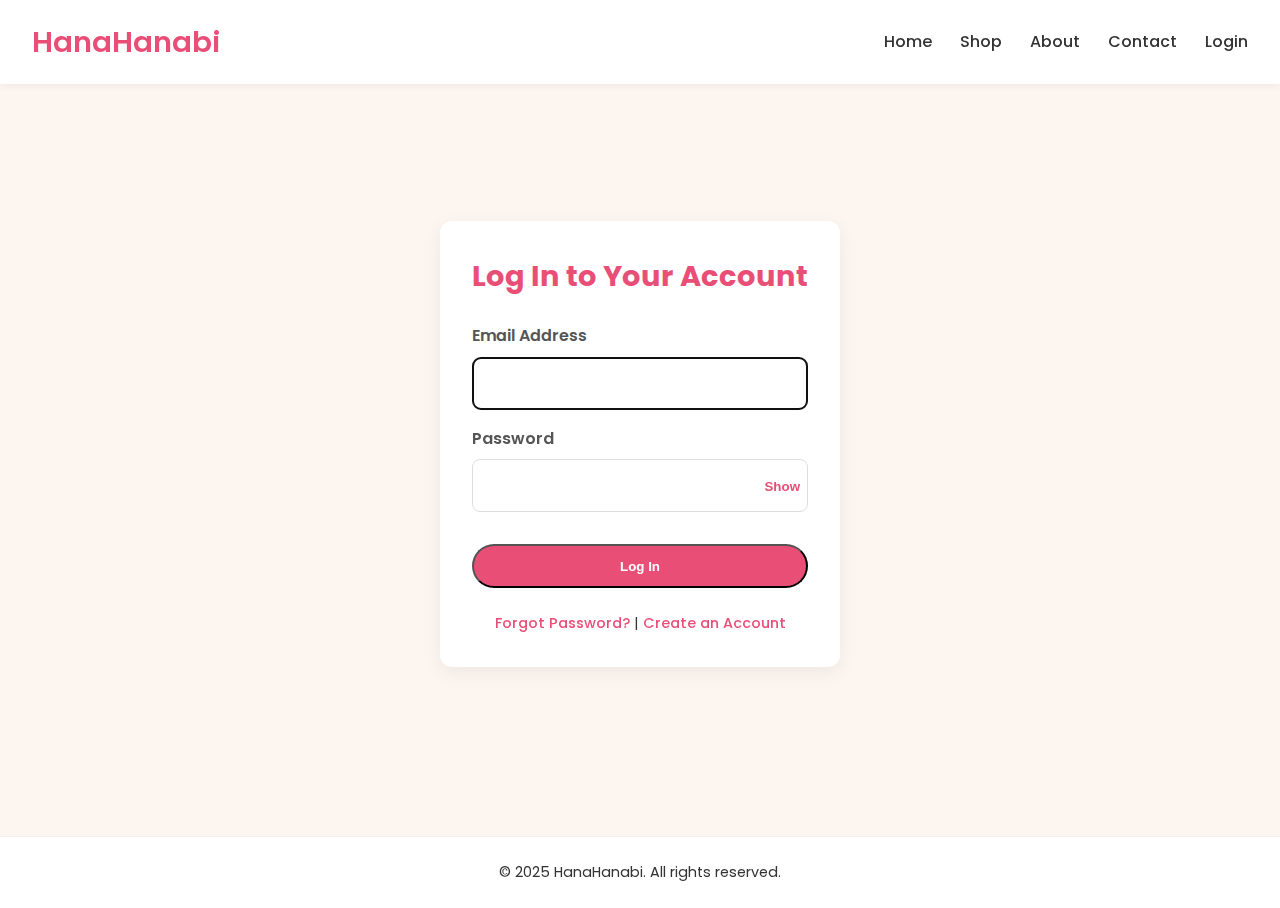
<file: Login/login.html>
<!DOCTYPE html>
<html lang="en">

<head>
    <meta charset="UTF-8" />
    <meta name="viewport" content="width=device-width, initial-scale=1.0" />
    <meta name="description" content="Log in to your HanaHanabi account to access exclusive features and shop securely." />
    <title>HanaHanabi | Login</title>
    <link rel="icon" type="image/png" href="/Home/images/favicon.png">
    <link rel="stylesheet" href="login.css" />
    <link href="https://fonts.googleapis.com/css2?family=Poppins:wght@400;600&display=swap" rel="stylesheet">
    <script src="login.js" defer></script>
</head>

<body>
    <!-- Navigation Bar -->
    <header class="navbar" role="navigation" aria-label="Main Navigation">
        <div class="logo" aria-label="HanaHanabi Logo">HanaHanabi</div>
        <nav class="nav-links">
            <a href="/Home/index.html">Home</a>
            <a href="/Products/products.html">Shop</a>
            <a href="/About/about.html">About</a>
            <a href="/Contact/contact.html">Contact</a>
            <a href="/Login/login.html" aria-current="page">Login</a>
        </nav>
    </header>

    <!-- Login Section -->
    <main class="login-container">
        <div class="login-card">
            <h2>Log In to Your Account</h2>
            <form id="login-form" aria-label="Login form">
                <div class="form-group">
                    <label for="email">Email Address</label>
                    <input type="email" id="email" name="email" required autocomplete="username" autofocus aria-required="true">
                </div>
                <div class="form-group">
                    <label for="password">Password</label>
                    <div style="position:relative;">
                        <input type="password" id="password" name="password" required autocomplete="current-password" aria-required="true" style="padding-right:70px;">
                        <button type="button" id="togglePassword" aria-label="Show password" style="position:absolute; right:8px; top:50%; transform:translateY(-50%); background:none; border:none; color:#e94e77; font-weight:600; cursor:pointer;">Show</button>
                    </div>
                </div>
                <button type="submit" class="btn">Log In</button>
            </form>
            <div id="login-status" class="login-status" role="status" aria-live="polite"></div>
            <div class="login-links">
                <a href="#">Forgot Password?</a>
                <span>|</span>
                <a href="#">Create an Account</a>
            </div>
        </div>
    </main>

    <!-- Footer -->
    <footer class="footer" role="contentinfo">
        <p>&copy; 2025 HanaHanabi. All rights reserved.</p>
    </footer>
</body>

</html>
</file>
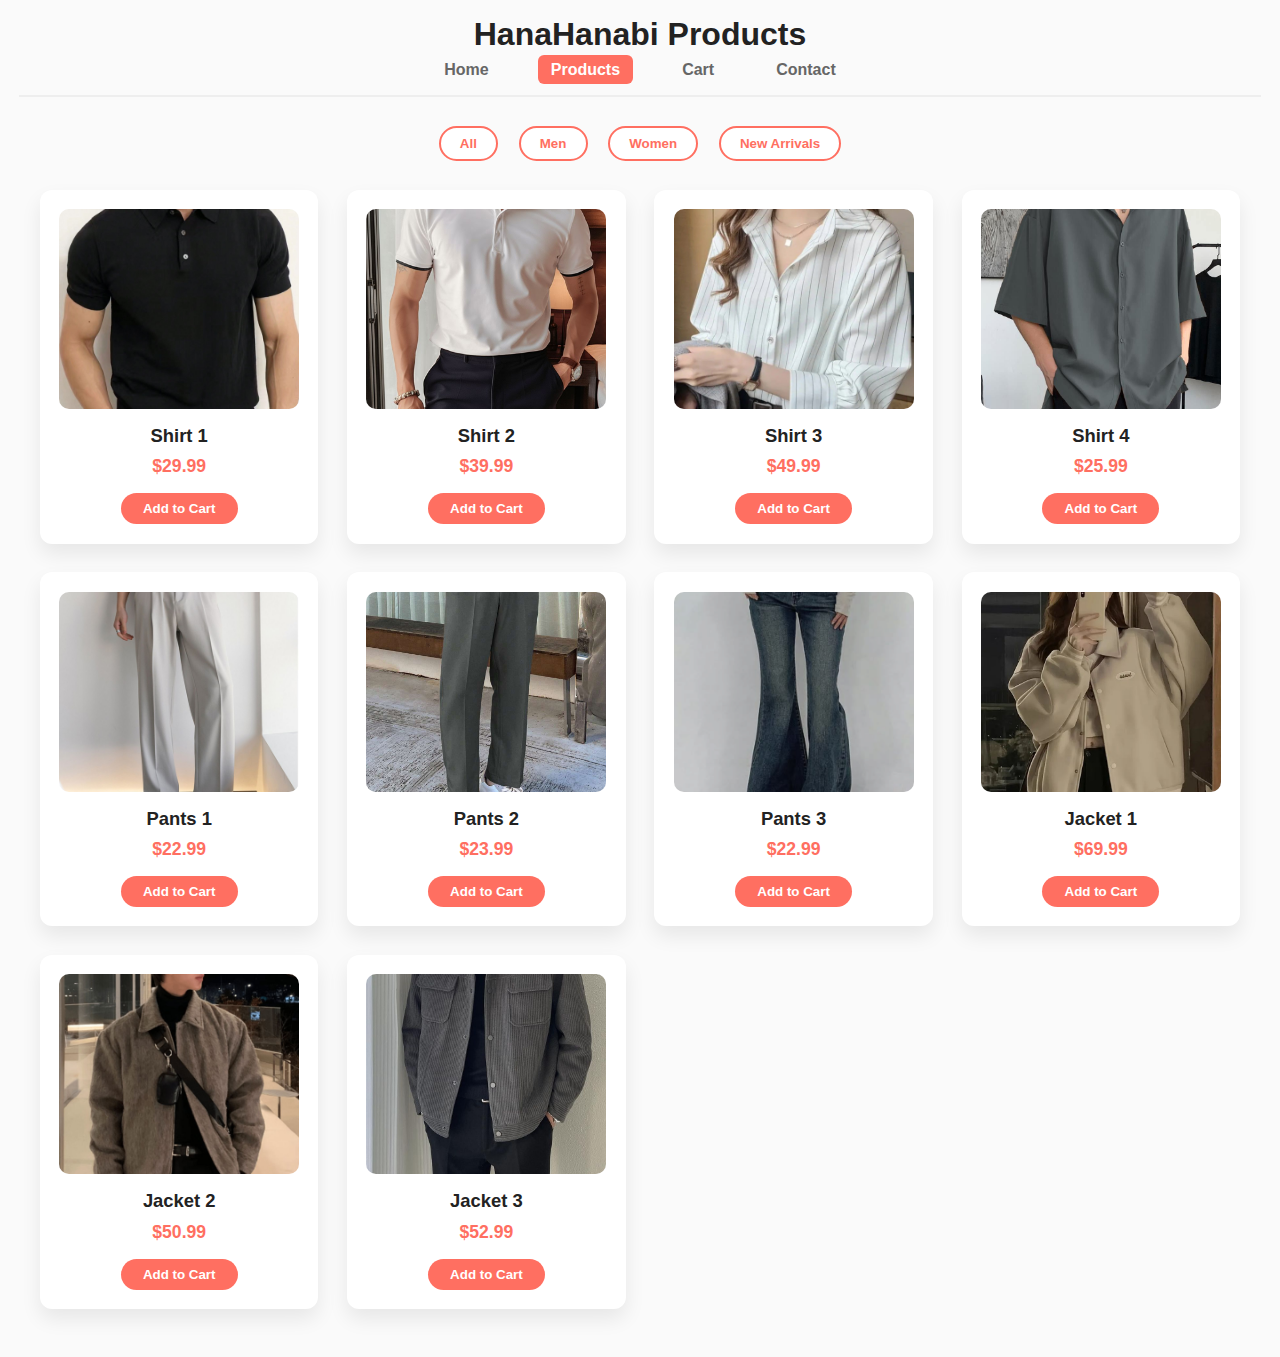
<file: Products/products.html>
<!DOCTYPE html>
<html lang="en">
<head>
  <meta charset="UTF-8" />
  <meta name="viewport" content="width=device-width, initial-scale=1" />
  <title>HanaHanabi Products</title>
  <link rel="stylesheet" href="/Products/style.css" />
  <script src="https://code.jquery.com/jquery-3.6.0.min.js"></script>
  <script src="products.js" defer></script>
</head>
<body>

  <header>
    <h1>HanaHanabi Products</h1>
    <nav>
      <a href="/Home/index.html">Home</a>
      <a href="products.html" class="active">Products</a>
      <a href="/Cart/cart.html">Cart</a>
      <a href="contact.html">Contact</a>
    </nav>
  </header>

  <section class="filters">
    <button class="filter-btn" data-category="all">All</button>
    <button class="filter-btn" data-category="men">Men</button>
    <button class="filter-btn" data-category="women">Women</button>
    <button class="filter-btn" data-category="new">New Arrivals</button>
  </section>

  <section class="products-grid">
    <!-- Product cards will go here -->
     <!--Shirts-->
<div class="product-card" data-category="men">
  <img src="images/shirt1.jpg" alt="Shirt 1" />
  <h3>Shirt 1</h3>
  <p>$29.99</p>
  <button class="add-to-cart" data-name="cheapest shirt, Asian ?" data-price="29.99">Add to Cart</button>
</div>

<div class="product-card" data-category="men">
  <img src="images/shirt2.jpg" alt="Shirt 2" />
  <h3>Shirt 2</h3>
  <p>$39.99</p>
  <button class="add-to-cart" data-name="0 w o --" data-price="39.99">Add to Cart</button>
</div>

<div class="product-card" data-category="women">
  <img src="images/shirt3.jpg" alt="Shirt 3" />
  <h3>Shirt 3</h3>
  <p>$49.99</p>
  <button class="add-to-cart" data-name="The expecive one" data-price="49.99">Add to Cart</button>
</div>

<div class="product-card" data-category="men">
  <img src="images/shirt4.jpg" alt="Shirt 4" />
  <h3>Shirt 4</h3>
  <p>$25.99</p>
  <button class="add-to-cart" data-name="Cool Shirt no?" data-price="25.99">Add to Cart</button>
</div>
<!--Pants-->
<div class="product-card" data-category="men">
  <img src="images/pants1.jpg" alt="Pants 1" />
  <h3>Pants 1</h3>
  <p>$22.99</p>
  <button class="add-to-cart" data-name="This is Pant ;)" data-price="22.99">Add to Cart</button>
</div>
<div class="product-card" data-category="men">
  <img src="images/pants2.jpg" alt="Pants 2" />
  <h3>Pants 2</h3>
  <p>$23.99</p>
  <button class="add-to-cart" data-name="Good choice man" data-price="23.99">Add to Cart</button>
</div>
<div class="product-card" data-category="women">
  <img src="images/pants3.png" alt="Pants 3" />
  <h3>Pants 3</h3>
  <p>$22.99</p>
  <button class="add-to-cart" data-name="Nice legs <3 " data-price="22.99">Add to Cart</button>
</div>
<!--Jacket-->
<div class="product-card" data-category="women">
  <img src="images/jacket1.jpg" alt="Jacket 1" />
  <h3>Jacket 1</h3>
  <p>$69.99</p>
  <button class="add-to-cart" data-name="She is pretty u w u" data-price="69.99">Add to Cart</button>
</div>
<div class="product-card" data-category="new">
  <img src="images/jacket2.jpg" alt="Jacket 2" />
  <h3>Jacket 2</h3>
  <p>$50.99</p>
  <button class="add-to-cart" data-name="Godly Jacket :0" data-price="50.99">Add to Cart</button>
</div>
<div class="product-card" data-category="men">
  <img src="images/jacket3.jpg" alt="Jacket 3" />
  <h3>Jacket 3</h3>
  <p>$52.99</p>
  <button class="add-to-cart" data-name="Wow Jacket ;) " data-price="52.99">Add to Cart</button>
</div>


  </section>

</body>
</html>
</file>
<file: Cart/cart.css>
body {
    font-family: Arial, sans-serif;
    margin: 0;
    padding: 0;
    background: #f5f5f5;
}

header {
    background: #222;
    color: white;
    padding: 1rem;
    text-align: center;
}

nav a {
    color: white;
    margin: 0 10px;
    text-decoration: none;
}

nav a.active {
    font-weight: bold;
    text-decoration: underline;
}

main {
    padding: 20px;
}

table {
    width: 100%;
    border-collapse: collapse;
    background: white;
}

th, td {
    padding: 10px;
    border-bottom: 1px solid #ccc;
    text-align: center;
}

button {
    padding: 8px 12px;
    background: crimson;
    color: white;
    border: none;
    cursor: pointer;
}

button:hover {
    background: darkred;
}

.cart-summary {
    margin-top: 20px;
    text-align: right;
}
.checkout-btn {
  background-color: #ff6600; /* bright orange */
  color: white;
  padding: 12px 24px;
  font-size: 16px;
  border: none;
  border-radius: 8px;
  cursor: pointer;
  transition: background-color 0.3s ease, transform 0.2s ease;
}

.checkout-btn:hover {
  background-color: #e65c00; /* darker orange */
  transform: scale(1.05);
}

.checkout-btn:active {
  background-color: #cc5200;
  transform: scale(0.98);
}
</file>
<file: Products/style.css>
/* --- Products Page Styles --- */

body {
  font-family: 'Segoe UI', Tahoma, Geneva, Verdana, sans-serif;
  background: #fafafa;
  margin: 0;
  padding: 0 1.2rem;
  color: #333;
}

header {
  padding: 1rem 0;
  border-bottom: 2px solid #eee;
  text-align: center;
}

header h1 {
  margin: 0 0 0.5rem 0;
  font-weight: 700;
  color: #222;
}

nav a {
  margin: 0 1rem;
  text-decoration: none;
  color: #666;
  font-weight: 600;
  padding: 0.4rem 0.8rem;
  border-radius: 6px;
  transition: background-color 0.3s ease, color 0.3s ease;
}

nav a.active,
nav a:hover {
  background-color: #ff6f61;
  color: #fff;
}

.filters {
  text-align: center;
  margin: 1.8rem 0;
}

.filter-btn {
  background: #fff;
  border: 2px solid #ff6f61;
  color: #ff6f61;
  padding: 0.5rem 1.2rem;
  margin: 0 0.5rem;
  font-weight: 600;
  border-radius: 24px;
  cursor: pointer;
  transition: background-color 0.3s ease, color 0.3s ease;
}

.filter-btn:hover,
.filter-btn.active {
  background-color: #ff6f61;
  color: white;
}

.products-grid {
  display: grid;
  grid-template-columns: repeat(auto-fill, minmax(240px, 1fr));
  gap: 1.8rem;
  max-width: 1200px;
  margin: 0 auto 3rem auto;
}

.product-card {
  background: white;
  border-radius: 12px;
  box-shadow: 0 10px 20px rgba(0,0,0,0.08);
  overflow: hidden;
  transition: transform 0.25s ease, box-shadow 0.25s ease;
  cursor: pointer;
  display: flex;
  flex-direction: column;
  align-items: center;
  padding: 1.2rem;
}

.product-card:hover {
  transform: translateY(-6px);
  box-shadow: 0 15px 28px rgba(0,0,0,0.15);
}

.product-card img {
  max-width: 100%;
  border-radius: 10px;
  object-fit: cover;
  margin-bottom: 1rem;
  flex-shrink: 0;
  height: 200px;
  width: 100%;
}

.product-card h3 {
  margin: 0 0 0.6rem 0;
  font-size: 1.15rem;
  color: #222;
}

.product-card p {
  font-weight: 700;
  font-size: 1.1rem;
  margin: 0 0 1rem 0;
  color: #ff6f61;
}

.product-card button {
  background-color: #ff6f61;
  color: white;
  border: none;
  padding: 0.5rem 1.4rem;
  border-radius: 28px;
  font-weight: 600;
  cursor: pointer;
  transition: background-color 0.3s ease;
  margin-top: auto; /* push button to bottom if needed */
}

.product-card button:hover {
  background-color: #e55a4e;
}

/* Responsive tweaks */
@media (max-width: 600px) {
  .products-grid {
    grid-template-columns: repeat(auto-fill, minmax(180px, 1fr));
  }

  .product-card img {
    height: 160px;
  }
}
</file>
<file: Home/css/style.css>
/* General Reset */
* {
  margin: 0;
  padding: 0;
  box-sizing: border-box;
}

body {
  font-family: 'Poppins', sans-serif;
  background-color: #fdf6f0;
  color: #333;
  line-height: 1.6;
}

/* Navbar */
.navbar {
  display: flex;
  justify-content: space-between;
  align-items: center;
  padding: 1.2rem 2rem;
  background-color: #fff;
  box-shadow: 0 2px 8px rgba(0, 0, 0, 0.05);
  position: sticky;
  top: 0;
  z-index: 10;
}

.logo {
  font-size: 1.8rem;
  font-weight: 600;
  color: #e94e77;
}

.nav-links a {
  margin-left: 1.5rem;
  text-decoration: none;
  color: #333;
  font-weight: 500;
  transition: color 0.3s;
}

.nav-links a:hover {
  color: #e94e77;
}

/* Hero Section */
.hero {
  background-image: url('/Home/images/hero.jpg');
  background-size: cover;
  background-position: center;
  height: 80vh;
  display: flex;
  align-items: center;
  justify-content: center;
  color: #fff;
  text-align: center;
  position: relative;
}

.hero::after {
  content: '';
  position: absolute;
  top: 0; left: 0;
  width: 100%; height: 100%;
  background: rgba(0, 0, 0, 0.4);
  z-index: 1;
}

.hero-text {
  position: relative;
  z-index: 2;
}

.hero h1 {
  font-size: 3rem;
  margin-bottom: 1rem;
}

.hero p {
  font-size: 1.2rem;
  margin-bottom: 2rem;
}

.btn {
  background-color: #e94e77;
  color: #fff;
  padding: 0.8rem 1.6rem;
  text-decoration: none;
  border-radius: 30px;
  font-weight: 600;
  transition: background-color 0.3s;
}

.btn:hover {
  background-color: #c9375f;
}

/* Categories */
.categories {
  padding: 4rem 2rem;
  text-align: center;
}

.categories h2 {
  margin-bottom: 2rem;
  font-size: 2rem;
}

.category-grid {
  display: grid;
  grid-template-columns: repeat(auto-fit, minmax(220px, 1fr));
  gap: 2rem;
  max-width: 1000px;
  margin: auto;
}

.category-card {
  background: #fff;
  border-radius: 12px;
  overflow: hidden;
  box-shadow: 0 4px 16px rgba(0,0,0,0.1);
  transition: transform 0.3s;
}

.category-card img {
  width: 100%;
  height: 200px;
  object-fit: cover;
}

.category-card h3 {
  padding: 1rem;
  font-size: 1.2rem;
}

.category-card:hover {
  transform: translateY(-6px);
}

/* Footer */
.footer {
  background-color: #fff;
  text-align: center;
  padding: 1.5rem;
  font-size: 0.9rem;
  margin-top: 2rem;
  border-top: 1px solid #eee;
}
body {
  font-family: 'Poppins', sans-serif;
}
.banner-carousel {
    position: relative;
    width: 100%;
    height: 500px;
    overflow: hidden;
}

.banner-carousel img {
    position: absolute;
    width: 100%;
    height: 100%;
    object-fit: cover;
    display: none;
}
/* -------------------
   Welcome Section
   ------------------- */
.welcome {
  padding: 3.5rem 1.5rem;
  text-align: center;
  background: linear-gradient(90deg, rgba(255,255,255,0.03), rgba(255,255,255,0.03));
}
.welcome-inner {
  max-width: 900px;
  margin: 0 auto;
}
.welcome h2 {
  font-size: 2rem;
  margin-bottom: .6rem;
  color: #2b2b2b;
}
.welcome p {
  color: #555;
  margin-bottom: 1rem;
}

/* -------------------
   Product Grid
   ------------------- */
.featured-products {
  padding: 3rem 1.5rem;
  max-width: 1200px;
  margin: 0 auto;
}
.featured-products h2 {
  text-align: center;
  margin-bottom: 1.25rem;
}

.product-grid {
  display: grid;
  grid-template-columns: repeat(auto-fit, minmax(220px, 1fr));
  gap: 1.25rem;
  align-items: stretch;
}

.product-card {
  background: #fff;
  border-radius: 12px;
  overflow: hidden;
  box-shadow: 0 6px 20px rgba(0,0,0,0.06);
  transition: transform .25s ease, box-shadow .25s ease;
  display: flex;
  flex-direction: column;
}
.product-card:hover {
  transform: translateY(-6px);
  box-shadow: 0 12px 30px rgba(0,0,0,0.12);
}

.product-card img {
  width: 100%;
  height: 220px;
  object-fit: cover;
  display: block;
}

.product-info {
  padding: 0.9rem;
  display: flex;
  flex-direction: column;
  margin-top: auto;
}
.product-info h3 {
  font-size: 1.05rem;
  margin-bottom: .4rem;
}
.price {
  font-weight: 700;
  color: #e94e77;
  margin-bottom: .7rem;
}
.add-to-cart {
  border: none;
  background: #111;
  color: #fff;
  padding: .6rem .9rem;
  border-radius: 8px;
  cursor: pointer;
  font-weight: 600;
  transition: background .2s ease, transform .12s;
}
.add-to-cart:hover {
  background: #333;
  transform: translateY(-2px);
}

/* -------------------
   Toast notification
   ------------------- */
.toast {
  position: fixed;
  right: 20px;
  bottom: 25px;
  background: rgba(0,0,0,0.85);
  color: #fff;
  padding: 0.6rem 1rem;
  border-radius: 10px;
  display: none;
  z-index: 9999;
  font-weight: 600;
}

/* -------------------
   Scroll animation helper
   ------------------- */
.animate-on-scroll {
  opacity: 0;
  transform: translateY(20px);
  transition: opacity .6s ease, transform .6s ease;
}
.animate-on-scroll.in-view {
  opacity: 1;
  transform: translateY(0);
}

/* Responsive tweaks */
@media (max-width: 600px) {
  .product-card img { height: 180px; }
  .welcome h2 { font-size: 1.6rem; }
}
.date-time-widget {
  background: #f5f5f5;
  padding: 1.8rem 1.5rem;
  text-align: center;
  max-width: 600px;
  margin: 2rem auto;
  border-radius: 12px;
  box-shadow: 0 6px 16px rgba(0,0,0,0.04);
  font-family: 'Segoe UI', Tahoma, Geneva, Verdana, sans-serif;
  color: #444;
}
.date-time-widget h3 {
  margin-bottom: 0.8rem;
  font-weight: 700;
}
.date-time-widget p {
  font-size: 1.3rem;
  letter-spacing: 0.03em;
}
</file>
<file: about.css>
/* General Reset */
* {
    margin: 0;
    padding: 0;
    box-sizing: border-box;
}

body {
    font-family: 'Poppins', sans-serif;
    background-color: #fdf6f0;
    color: #333;
    line-height: 1.6;
}

/* Navbar */
.navbar {
    display: flex;
    justify-content: space-between;
    align-items: center;
    padding: 1.2rem 2rem;
    background-color: #fff;
    box-shadow: 0 2px 8px rgba(0, 0, 0, 0.05);
    position: sticky;
    top: 0;
    z-index: 10;
}

.logo {
    font-size: 1.8rem;
    font-weight: 600;
    color: #e94e77;
}

.nav-links a {
    margin-left: 1.5rem;
    text-decoration: none;
    color: #333;
    font-weight: 500;
    transition: color 0.3s, text-decoration 0.3s;
    outline: none;
}

.nav-links a:hover,
.nav-links a:focus {
    color: #e94e77;
    text-decoration: underline;
}

/* Footer */
.footer {
    background-color: #fff;
    text-align: center;
    padding: 1.5rem;
    font-size: 0.9rem;
    margin-top: 2rem;
    border-top: 1px solid #eee;
    letter-spacing: 0.5px;
}

/* -------------------
   About Page Specific
   ------------------- */

.about-container {
    padding: 4rem 2rem;
    max-width: 1200px;
    margin: 0 auto;
}

.about-hero {
    text-align: center;
    margin-bottom: 4rem;
    background: linear-gradient(90deg, #fdf6f0 60%, #ffe3ec 100%);
    border-radius: 16px;
    padding: 2rem 1rem;
    box-shadow: 0 2px 12px rgba(233, 78, 119, 0.07);
}

.about-hero h1 {
    font-size: 3rem;
    color: #e94e77;
    margin-bottom: 0.5rem;
    font-weight: 700;
    letter-spacing: 1px;
}

.about-hero p {
    font-size: 1.2rem;
    font-weight: 500;
    color: #c9375f;
}

.about-content {
    display: flex;
    gap: 2rem;
    margin-bottom: 4rem;
}

.mission-vision {
    flex: 1;
    background-color: #fff;
    padding: 2rem;
    border-radius: 12px;
    box-shadow: 0 6px 20px rgba(0, 0, 0, 0.06);
    transition: box-shadow 0.3s;
}

.mission-vision:hover {
    box-shadow: 0 12px 32px rgba(233, 78, 119, 0.12);
}

.mission-vision h2 {
    color: #e94e77;
    margin-bottom: 1rem;
    font-size: 1.8rem;
    letter-spacing: 0.5px;
}

.mission-vision p {
    color: #555;
    font-size: 1.05rem;
}

.team-section {
    text-align: center;
}

.team-section h2 {
    font-size: 2rem;
    color: #e94e77;
    margin-bottom: 2rem;
    letter-spacing: 0.5px;
}

.team-grid {
    display: grid;
    grid-template-columns: repeat(auto-fit, minmax(250px, 1fr));
    gap: 2rem;
}

.team-member {
    background-color: #fff;
    padding: 1.5rem;
    border-radius: 12px;
    box-shadow: 0 4px 12px rgba(0, 0, 0, 0.05);
    transition: box-shadow 0.3s, transform 0.3s;
    position: relative;
}

.team-member:hover {
    box-shadow: 0 8px 24px rgba(233, 78, 119, 0.13);
    transform: translateY(-6px) scale(1.03);
}

.team-member img {
    width: 100%;
    height: auto;
    border-radius: 8px;
    margin-bottom: 1rem;
    box-shadow: 0 2px 8px rgba(233, 78, 119, 0.08);
    transition: box-shadow 0.3s;
}

.team-member h3 {
    font-size: 1.4rem;
    color: #333;
    margin-bottom: 0.5rem;
    font-weight: 600;
}

.team-member p {
    font-size: 1rem;
    color: #777;
    margin-bottom: 0.5rem;
}

/* Go to Top Button */
#goTopBtn {
    display: none;
    position: fixed;
    bottom: 20px;
    right: 30px;
    z-index: 99;
    border: none;
    outline: none;
    background-color: rgba(233, 78, 119, 0.7);
    color: white;
    cursor: pointer;
    padding: 15px;
    border-radius: 50%;
    font-size: 18px;
    opacity: 0;
    transition: opacity 0.3s, background-color 0.3s;
    box-shadow: 0 2px 8px rgba(233, 78, 119, 0.12);
}

#goTopBtn:hover,
#goTopBtn:focus {
    background-color: rgba(233, 78, 119, 1);
    outline: 2px solid #e94e77;
}

/* Animate on Scroll */
.animate-on-scroll {
    opacity: 0;
    transform: translateY(20px);
    transition: opacity .6s cubic-bezier(.77,0,.18,1), transform .6s cubic-bezier(.77,0,.18,1);
}

.animate-on-scroll.in-view {
    opacity: 1;
    transform: translateY(0);
}

/* Responsive tweaks */
@media (max-width: 900px) {
    .about-container {
        padding: 2rem 1rem;
    }
    .about-content {
        gap: 1rem;
    }
    .team-grid {
        gap: 1rem;
    }
}

@media (max-width: 768px) {
    .about-content {
        flex-direction: column;
    }
    .about-hero h1 {
        font-size: 2.5rem;
    }
    .about-hero p {
        font-size: 1rem;
    }
    .team-section h2 {
        font-size: 1.4rem;
    }
    .mission-vision h2 {
        font-size: 1.2rem;
    }
}

@media (max-width: 500px) {
    .about-hero {
        padding: 1rem 0.5rem;
    }
    .about-container {
        padding: 1rem 0.5rem;
    }
    .team-member {
        padding: 1rem;
    }
}
</file>
<file: checkout.css>
/* Basic reset */
* {
  margin: 0;
  padding: 0;
  box-sizing: border-box;
}

/* Nav styling */
header {
  background-color: #333;
  color: white;
  padding: 1rem 2rem;
  display: flex;
  align-items: center;
  justify-content: space-between;
}

header h1 {
  font-family: 'Arial', sans-serif;
}

nav a {
  color: white;
  text-decoration: none;
  margin-left: 1.5rem;
  font-weight: 600;
}

nav a:hover,
nav a.active {
  color: #f0a500; /* accent color */
}

/* Checkout form styles can come below */
.checkout-form {
  max-width: 600px;
  margin: 2rem auto;
  padding: 1rem 2rem;
  background-color: #fafafa;
  border-radius: 8px;
  box-shadow: 0 0 10px #ccc;
}

.checkout-form h2 {
  margin-bottom: 1rem;
  font-family: 'Arial', sans-serif;
}

.checkout-form label {
  display: block;
  margin-top: 1rem;
  font-weight: 600;
}

.checkout-form input,
.checkout-form textarea,
.checkout-form select {
  width: 100%;
  padding: 0.5rem;
  margin-top: 0.3rem;
  border: 1px solid #ccc;
  border-radius: 4px;
  font-size: 1rem;
}

.checkout-form button {
  margin-top: 1.5rem;
  padding: 0.7rem 1.2rem;
  background-color: #f0a500;
  border: none;
  border-radius: 4px;
  font-weight: 700;
  cursor: pointer;
}

.checkout-form button:hover {
  background-color: #d18c00;
}
</file>
<file: contact.css>
/* General Reset */
* {
    margin: 0;
    padding: 0;
    box-sizing: border-box;
}

/* General body styling for consistency */
body {
    font-family: 'Poppins', sans-serif;
    background-color: #fdf6f0;
    color: #333;
    line-height: 1.6;
}

/* Navbar */
.navbar {
    display: flex;
    justify-content: space-between;
    align-items: center;
    padding: 1.2rem 2rem;
    background-color: #fff;
    box-shadow: 0 2px 8px rgba(0, 0, 0, 0.05);
    position: sticky;
    top: 0;
    z-index: 10;
}

.logo {
    font-size: 1.8rem;
    font-weight: 600;
    color: #e94e77;
}

.nav-links a {
    margin-left: 1.5rem;
    text-decoration: none;
    color: #333;
    font-weight: 500;
    transition: color 0.3s;
    outline: none;
}

.nav-links a:hover,
.nav-links a:focus {
    color: #e94e77;
    text-decoration: underline;
}

/* Button style */
.btn {
    background-color: #e94e77;
    color: #fff;
    padding: 0.8rem 1.6rem;
    text-decoration: none;
    border-radius: 30px;
    font-weight: 600;
    transition: background-color 0.3s, box-shadow 0.3s;
    box-shadow: 0 2px 8px rgba(233, 78, 119, 0.08);
    outline: none;
}

.btn:hover,
.btn:focus {
    background-color: #c9375f;
    box-shadow: 0 4px 16px rgba(233, 78, 119, 0.15);
}

/* Footer */
.footer {
    background-color: #fff;
    text-align: center;
    padding: 1.5rem;
    font-size: 0.9rem;
    margin-top: 2rem;
    border-top: 1px solid #eee;
}

/* Contact Section */
.contact-section {
    padding: 4rem 2rem;
    max-width: 1000px;
    margin: 0 auto;
}

.contact-card {
    display: flex;
    background: #fff;
    border-radius: 12px;
    box-shadow: 0 6px 20px rgba(0, 0, 0, 0.06);
    overflow: hidden;
}

.contact-info,
.contact-form {
    padding: 2rem;
    flex: 1;
}

.contact-info {
    background-color: #fdf6f0;
}

.contact-info h2 {
    font-size: 2rem;
    color: #e94e77;
    margin-bottom: 1rem;
}

.contact-info p {
    margin-bottom: 1rem;
}

.contact-details p {
    margin-bottom: 0.5rem;
}

.contact-form label {
    display: block;
    font-weight: 600;
    margin-bottom: 0.5rem;
    color: #555;
}

.contact-form input,
.contact-form textarea {
    width: 100%;
    padding: 0.8rem;
    border: 1px solid #ddd;
    border-radius: 8px;
    margin-bottom: 1.5rem;
    font-family: inherit;
    font-size: 1rem;
    transition: border-color 0.3s, box-shadow 0.3s;
    outline: none;
    background: #f9f6f3;
}

.contact-form input:focus,
.contact-form textarea:focus {
    border-color: #e94e77;
    box-shadow: 0 0 0 2px rgba(233, 78, 119, 0.15);
    background: #fff;
}

.contact-form button.btn {
    width: 100%;
    border: none;
    cursor: pointer;
    font-size: 1.1rem;
    letter-spacing: 0.5px;
}

.form-status {
    margin-top: 1rem;
    text-align: center;
    font-weight: 600;
    min-height: 1.5em;
}

/* Map Section */
.map-section {
    width: 100%;
    margin-top: 2rem;
}

.map-section iframe {
    display: block;
    border-radius: 12px;
    box-shadow: 0 2px 12px rgba(0,0,0,0.07);
}

/* Confirmation Modal */
#confirmation-modal {
    display: none; /* default hidden, shown via JS */
    position: fixed;
    top: 0; left: 0;
    width: 100vw; height: 100vh;
    background: rgba(0,0,0,0.4);
    z-index: 999;
    align-items: center;
    justify-content: center;
}

#confirmation-modal.active {
    display: flex;
}

#confirmation-modal > div {
    background: #fff;
    padding: 2rem 2.5rem;
    border-radius: 12px;
    box-shadow: 0 4px 24px rgba(0,0,0,0.12);
    text-align: center;
    max-width: 90vw;
}

/* Spinner inside button */
#spinner {
    vertical-align: middle;
    display: inline-block;
}

#spinner svg {
    animation: spin 1s linear infinite;
}

@keyframes spin {
    100% { transform: rotate(360deg); }
}

/* Character Counter */
#char-count {
    font-size: 0.95em;
    color: #888;
    margin-bottom: 1em;
    text-align: right;
}

/* Autofocus highlight for name field */
#name:focus {
    border-color: #4CAF50;
    box-shadow: 0 0 0 2px rgba(76,175,80,0.15);
}

/* Modal close button */
#close-modal.btn {
    min-width: 120px;
}

/* Responsive tweaks */
@media (max-width: 900px) {
    .contact-section {
        padding: 2rem 1rem;
    }
    .contact-card {
        flex-direction: column;
    }
    .contact-info,
    .contact-form {
        padding: 1.5rem;
    }
    .map-section iframe {
        height: 300px;
    }
}

@media (max-width: 600px) {
    .contact-section {
        padding: 1rem 0.5rem;
    }
    .contact-info h2 {
        font-size: 1.5rem;
    }
    .footer {
        font-size: 0.8rem;
        padding: 1rem;
    }
}
</file>
<file: login.css>
/* General Reset */
* {
    margin: 0;
    padding: 0;
    box-sizing: border-box;
}

body {
    font-family: 'Poppins', sans-serif;
    background-color: #fdf6f0;
    color: #333;
    line-height: 1.6;
}

/* Navbar */
.navbar {
    display: flex;
    justify-content: space-between;
    align-items: center;
    padding: 1.2rem 2rem;
    background-color: #fff;
    box-shadow: 0 2px 8px rgba(0, 0, 0, 0.05);
    position: sticky;
    top: 0;
    z-index: 10;
}

.logo {
    font-size: 1.8rem;
    font-weight: 600;
    color: #e94e77;
}

.nav-links a {
    margin-left: 1.5rem;
    text-decoration: none;
    color: #333;
    font-weight: 500;
    transition: color 0.3s;
}

.nav-links a:hover {
    color: #e94e77;
}

/* Button style */
.btn {
    background-color: #e94e77;
    color: #fff;
    padding: 0.8rem 1.6rem;
    text-decoration: none;
    border-radius: 30px;
    font-weight: 600;
    transition: background-color 0.3s;
}

.btn:hover {
    background-color: #c9375f;
}

/* Footer */
.footer {
    background-color: #fff;
    text-align: center;
    padding: 1.5rem;
    font-size: 0.9rem;
    margin-top: 2rem;
    border-top: 1px solid #eee;
}

/* -------------------
   Login Section
   ------------------- */
.login-container {
    display: flex;
    justify-content: center;
    align-items: center;
    height: 80vh;
    padding: 2rem;
}

.login-card {
    width: 100%;
    max-width: 400px;
    background-color: #fff;
    padding: 2rem;
    border-radius: 12px;
    box-shadow: 0 6px 20px rgba(0, 0, 0, 0.06);
    text-align: center;
}

.login-card h2 {
    font-size: 1.8rem;
    color: #e94e77;
    margin-bottom: 1.5rem;
}

.form-group {
    text-align: left;
    margin-bottom: 1rem;
}

.form-group label {
    display: block;
    font-weight: 600;
    margin-bottom: 0.5rem;
    color: #555;
}

.form-group input {
    width: 100%;
    padding: 0.8rem;
    border: 1px solid #ddd;
    border-radius: 8px;
    font-family: inherit;
    font-size: 1rem;
}

.login-card .btn {
    width: 100%;
    margin-top: 1rem;
}

.login-status {
    margin-top: 1rem;
    font-weight: 600;
    color: #e94e77;
}

.login-links {
    margin-top: 1.5rem;
    font-size: 0.9rem;
}

.login-links a {
    color: #e94e77;
    text-decoration: none;
    font-weight: 500;
    transition: color 0.3s;
}

.login-links a:hover {
    text-decoration: underline;
}
</file>
<file: About/about.css>
/* General Reset */
* {
    margin: 0;
    padding: 0;
    box-sizing: border-box;
}

body {
    font-family: 'Poppins', sans-serif;
    background-color: #fdf6f0;
    color: #333;
    line-height: 1.6;
}

/* Navbar */
.navbar {
    display: flex;
    justify-content: space-between;
    align-items: center;
    padding: 1.2rem 2rem;
    background-color: #fff;
    box-shadow: 0 2px 8px rgba(0, 0, 0, 0.05);
    position: sticky;
    top: 0;
    z-index: 10;
}

.logo {
    font-size: 1.8rem;
    font-weight: 600;
    color: #e94e77;
}

.nav-links a {
    margin-left: 1.5rem;
    text-decoration: none;
    color: #333;
    font-weight: 500;
    transition: color 0.3s, text-decoration 0.3s;
    outline: none;
}

.nav-links a:hover,
.nav-links a:focus {
    color: #e94e77;
    text-decoration: underline;
}

/* Footer */
.footer {
    background-color: #fff;
    text-align: center;
    padding: 1.5rem;
    font-size: 0.9rem;
    margin-top: 2rem;
    border-top: 1px solid #eee;
    letter-spacing: 0.5px;
}

/* -------------------
   About Page Specific
   ------------------- */

.about-container {
    padding: 4rem 2rem;
    max-width: 1200px;
    margin: 0 auto;
}

.about-hero {
    text-align: center;
    margin-bottom: 4rem;
    background: linear-gradient(90deg, #fdf6f0 60%, #ffe3ec 100%);
    border-radius: 16px;
    padding: 2rem 1rem;
    box-shadow: 0 2px 12px rgba(233, 78, 119, 0.07);
}

.about-hero h1 {
    font-size: 3rem;
    color: #e94e77;
    margin-bottom: 0.5rem;
    font-weight: 700;
    letter-spacing: 1px;
}

.about-hero p {
    font-size: 1.2rem;
    font-weight: 500;
    color: #c9375f;
}

.about-content {
    display: flex;
    gap: 2rem;
    margin-bottom: 4rem;
}

.mission-vision {
    flex: 1;
    background-color: #fff;
    padding: 2rem;
    border-radius: 12px;
    box-shadow: 0 6px 20px rgba(0, 0, 0, 0.06);
    transition: box-shadow 0.3s;
}

.mission-vision:hover {
    box-shadow: 0 12px 32px rgba(233, 78, 119, 0.12);
}

.mission-vision h2 {
    color: #e94e77;
    margin-bottom: 1rem;
    font-size: 1.8rem;
    letter-spacing: 0.5px;
}

.mission-vision p {
    color: #555;
    font-size: 1.05rem;
}

.team-section {
    text-align: center;
}

.team-section h2 {
    font-size: 2rem;
    color: #e94e77;
    margin-bottom: 2rem;
    letter-spacing: 0.5px;
}

.team-grid {
    display: grid;
    grid-template-columns: repeat(auto-fit, minmax(250px, 1fr));
    gap: 2rem;
}

.team-member {
    background-color: #fff;
    padding: 1.5rem;
    border-radius: 12px;
    box-shadow: 0 4px 12px rgba(0, 0, 0, 0.05);
    transition: box-shadow 0.3s, transform 0.3s;
    position: relative;
}

.team-member:hover {
    box-shadow: 0 8px 24px rgba(233, 78, 119, 0.13);
    transform: translateY(-6px) scale(1.03);
}

.team-member img {
    width: 100%;
    height: auto;
    border-radius: 8px;
    margin-bottom: 1rem;
    box-shadow: 0 2px 8px rgba(233, 78, 119, 0.08);
    transition: box-shadow 0.3s;
}

.team-member h3 {
    font-size: 1.4rem;
    color: #333;
    margin-bottom: 0.5rem;
    font-weight: 600;
}

.team-member p {
    font-size: 1rem;
    color: #777;
    margin-bottom: 0.5rem;
}

/* Go to Top Button */
#goTopBtn {
    display: none;
    position: fixed;
    bottom: 20px;
    right: 30px;
    z-index: 99;
    border: none;
    outline: none;
    background-color: rgba(233, 78, 119, 0.7);
    color: white;
    cursor: pointer;
    padding: 15px;
    border-radius: 50%;
    font-size: 18px;
    opacity: 0;
    transition: opacity 0.3s, background-color 0.3s;
    box-shadow: 0 2px 8px rgba(233, 78, 119, 0.12);
}

#goTopBtn:hover,
#goTopBtn:focus {
    background-color: rgba(233, 78, 119, 1);
    outline: 2px solid #e94e77;
}

/* Animate on Scroll */
.animate-on-scroll {
    opacity: 0;
    transform: translateY(20px);
    transition: opacity .6s cubic-bezier(.77,0,.18,1), transform .6s cubic-bezier(.77,0,.18,1);
}

.animate-on-scroll.in-view {
    opacity: 1;
    transform: translateY(0);
}

/* Responsive tweaks */
@media (max-width: 900px) {
    .about-container {
        padding: 2rem 1rem;
    }
    .about-content {
        gap: 1rem;
    }
    .team-grid {
        gap: 1rem;
    }
}

@media (max-width: 768px) {
    .about-content {
        flex-direction: column;
    }
    .about-hero h1 {
        font-size: 2.5rem;
    }
    .about-hero p {
        font-size: 1rem;
    }
    .team-section h2 {
        font-size: 1.4rem;
    }
    .mission-vision h2 {
        font-size: 1.2rem;
    }
}

@media (max-width: 500px) {
    .about-hero {
        padding: 1rem 0.5rem;
    }
    .about-container {
        padding: 1rem 0.5rem;
    }
    .team-member {
        padding: 1rem;
    }
}
</file>
<file: Checkout/checkout.css>
/* Basic reset */
* {
  margin: 0;
  padding: 0;
  box-sizing: border-box;
}

/* Nav styling */
header {
  background-color: #333;
  color: white;
  padding: 1rem 2rem;
  display: flex;
  align-items: center;
  justify-content: space-between;
}

header h1 {
  font-family: 'Arial', sans-serif;
}

nav a {
  color: white;
  text-decoration: none;
  margin-left: 1.5rem;
  font-weight: 600;
}

nav a:hover,
nav a.active {
  color: #f0a500; /* accent color */
}

/* Checkout form styles can come below */
.checkout-form {
  max-width: 600px;
  margin: 2rem auto;
  padding: 1rem 2rem;
  background-color: #fafafa;
  border-radius: 8px;
  box-shadow: 0 0 10px #ccc;
}

.checkout-form h2 {
  margin-bottom: 1rem;
  font-family: 'Arial', sans-serif;
}

.checkout-form label {
  display: block;
  margin-top: 1rem;
  font-weight: 600;
}

.checkout-form input,
.checkout-form textarea,
.checkout-form select {
  width: 100%;
  padding: 0.5rem;
  margin-top: 0.3rem;
  border: 1px solid #ccc;
  border-radius: 4px;
  font-size: 1rem;
}

.checkout-form button {
  margin-top: 1.5rem;
  padding: 0.7rem 1.2rem;
  background-color: #f0a500;
  border: none;
  border-radius: 4px;
  font-weight: 700;
  cursor: pointer;
}

.checkout-form button:hover {
  background-color: #d18c00;
}
</file>
<file: Contact/contact.css>
/* General Reset */
* {
    margin: 0;
    padding: 0;
    box-sizing: border-box;
}

/* General body styling for consistency */
body {
    font-family: 'Poppins', sans-serif;
    background-color: #fdf6f0;
    color: #333;
    line-height: 1.6;
}

/* Navbar */
.navbar {
    display: flex;
    justify-content: space-between;
    align-items: center;
    padding: 1.2rem 2rem;
    background-color: #fff;
    box-shadow: 0 2px 8px rgba(0, 0, 0, 0.05);
    position: sticky;
    top: 0;
    z-index: 10;
}

.logo {
    font-size: 1.8rem;
    font-weight: 600;
    color: #e94e77;
}

.nav-links a {
    margin-left: 1.5rem;
    text-decoration: none;
    color: #333;
    font-weight: 500;
    transition: color 0.3s;
    outline: none;
}

.nav-links a:hover,
.nav-links a:focus {
    color: #e94e77;
    text-decoration: underline;
}

/* Button style */
.btn {
    background-color: #e94e77;
    color: #fff;
    padding: 0.8rem 1.6rem;
    text-decoration: none;
    border-radius: 30px;
    font-weight: 600;
    transition: background-color 0.3s, box-shadow 0.3s;
    box-shadow: 0 2px 8px rgba(233, 78, 119, 0.08);
    outline: none;
}

.btn:hover,
.btn:focus {
    background-color: #c9375f;
    box-shadow: 0 4px 16px rgba(233, 78, 119, 0.15);
}

/* Footer */
.footer {
    background-color: #fff;
    text-align: center;
    padding: 1.5rem;
    font-size: 0.9rem;
    margin-top: 2rem;
    border-top: 1px solid #eee;
}

/* Contact Section */
.contact-section {
    padding: 4rem 2rem;
    max-width: 1000px;
    margin: 0 auto;
}

.contact-card {
    display: flex;
    background: #fff;
    border-radius: 12px;
    box-shadow: 0 6px 20px rgba(0, 0, 0, 0.06);
    overflow: hidden;
}

.contact-info,
.contact-form {
    padding: 2rem;
    flex: 1;
}

.contact-info {
    background-color: #fdf6f0;
}

.contact-info h2 {
    font-size: 2rem;
    color: #e94e77;
    margin-bottom: 1rem;
}

.contact-info p {
    margin-bottom: 1rem;
}

.contact-details p {
    margin-bottom: 0.5rem;
}

.contact-form label {
    display: block;
    font-weight: 600;
    margin-bottom: 0.5rem;
    color: #555;
}

.contact-form input,
.contact-form textarea {
    width: 100%;
    padding: 0.8rem;
    border: 1px solid #ddd;
    border-radius: 8px;
    margin-bottom: 1.5rem;
    font-family: inherit;
    font-size: 1rem;
    transition: border-color 0.3s, box-shadow 0.3s;
    outline: none;
    background: #f9f6f3;
}

.contact-form input:focus,
.contact-form textarea:focus {
    border-color: #e94e77;
    box-shadow: 0 0 0 2px rgba(233, 78, 119, 0.15);
    background: #fff;
}

.contact-form button.btn {
    width: 100%;
    border: none;
    cursor: pointer;
    font-size: 1.1rem;
    letter-spacing: 0.5px;
}

.form-status {
    margin-top: 1rem;
    text-align: center;
    font-weight: 600;
    min-height: 1.5em;
}

/* Map Section */
.map-section {
    width: 100%;
    margin-top: 2rem;
}

.map-section iframe {
    display: block;
    border-radius: 12px;
    box-shadow: 0 2px 12px rgba(0,0,0,0.07);
}

/* Confirmation Modal */
#confirmation-modal {
    display: none; /* default hidden, shown via JS */
    position: fixed;
    top: 0; left: 0;
    width: 100vw; height: 100vh;
    background: rgba(0,0,0,0.4);
    z-index: 999;
    align-items: center;
    justify-content: center;
}

#confirmation-modal.active {
    display: flex;
}

#confirmation-modal > div {
    background: #fff;
    padding: 2rem 2.5rem;
    border-radius: 12px;
    box-shadow: 0 4px 24px rgba(0,0,0,0.12);
    text-align: center;
    max-width: 90vw;
}

/* Spinner inside button */
#spinner {
    vertical-align: middle;
    display: inline-block;
}

#spinner svg {
    animation: spin 1s linear infinite;
}

@keyframes spin {
    100% { transform: rotate(360deg); }
}

/* Character Counter */
#char-count {
    font-size: 0.95em;
    color: #888;
    margin-bottom: 1em;
    text-align: right;
}

/* Autofocus highlight for name field */
#name:focus {
    border-color: #4CAF50;
    box-shadow: 0 0 0 2px rgba(76,175,80,0.15);
}

/* Modal close button */
#close-modal.btn {
    min-width: 120px;
}

/* Responsive tweaks */
@media (max-width: 900px) {
    .contact-section {
        padding: 2rem 1rem;
    }
    .contact-card {
        flex-direction: column;
    }
    .contact-info,
    .contact-form {
        padding: 1.5rem;
    }
    .map-section iframe {
        height: 300px;
    }
}

@media (max-width: 600px) {
    .contact-section {
        padding: 1rem 0.5rem;
    }
    .contact-info h2 {
        font-size: 1.5rem;
    }
    .footer {
        font-size: 0.8rem;
        padding: 1rem;
    }
}
</file>
<file: Login/login.css>
/* General Reset */
* {
    margin: 0;
    padding: 0;
    box-sizing: border-box;
}

body {
    font-family: 'Poppins', sans-serif;
    background-color: #fdf6f0;
    color: #333;
    line-height: 1.6;
}

/* Navbar */
.navbar {
    display: flex;
    justify-content: space-between;
    align-items: center;
    padding: 1.2rem 2rem;
    background-color: #fff;
    box-shadow: 0 2px 8px rgba(0, 0, 0, 0.05);
    position: sticky;
    top: 0;
    z-index: 10;
}

.logo {
    font-size: 1.8rem;
    font-weight: 600;
    color: #e94e77;
}

.nav-links a {
    margin-left: 1.5rem;
    text-decoration: none;
    color: #333;
    font-weight: 500;
    transition: color 0.3s;
}

.nav-links a:hover {
    color: #e94e77;
}

/* Button style */
.btn {
    background-color: #e94e77;
    color: #fff;
    padding: 0.8rem 1.6rem;
    text-decoration: none;
    border-radius: 30px;
    font-weight: 600;
    transition: background-color 0.3s;
}

.btn:hover {
    background-color: #c9375f;
}

/* Footer */
.footer {
    background-color: #fff;
    text-align: center;
    padding: 1.5rem;
    font-size: 0.9rem;
    margin-top: 2rem;
    border-top: 1px solid #eee;
}

/* -------------------
   Login Section
   ------------------- */
.login-container {
    display: flex;
    justify-content: center;
    align-items: center;
    height: 80vh;
    padding: 2rem;
}

.login-card {
    width: 100%;
    max-width: 400px;
    background-color: #fff;
    padding: 2rem;
    border-radius: 12px;
    box-shadow: 0 6px 20px rgba(0, 0, 0, 0.06);
    text-align: center;
}

.login-card h2 {
    font-size: 1.8rem;
    color: #e94e77;
    margin-bottom: 1.5rem;
}

.form-group {
    text-align: left;
    margin-bottom: 1rem;
}

.form-group label {
    display: block;
    font-weight: 600;
    margin-bottom: 0.5rem;
    color: #555;
}

.form-group input {
    width: 100%;
    padding: 0.8rem;
    border: 1px solid #ddd;
    border-radius: 8px;
    font-family: inherit;
    font-size: 1rem;
}

.login-card .btn {
    width: 100%;
    margin-top: 1rem;
}

.login-status {
    margin-top: 1rem;
    font-weight: 600;
    color: #e94e77;
}

.login-links {
    margin-top: 1.5rem;
    font-size: 0.9rem;
}

.login-links a {
    color: #e94e77;
    text-decoration: none;
    font-weight: 500;
    transition: color 0.3s;
}

.login-links a:hover {
    text-decoration: underline;
}
</file>
